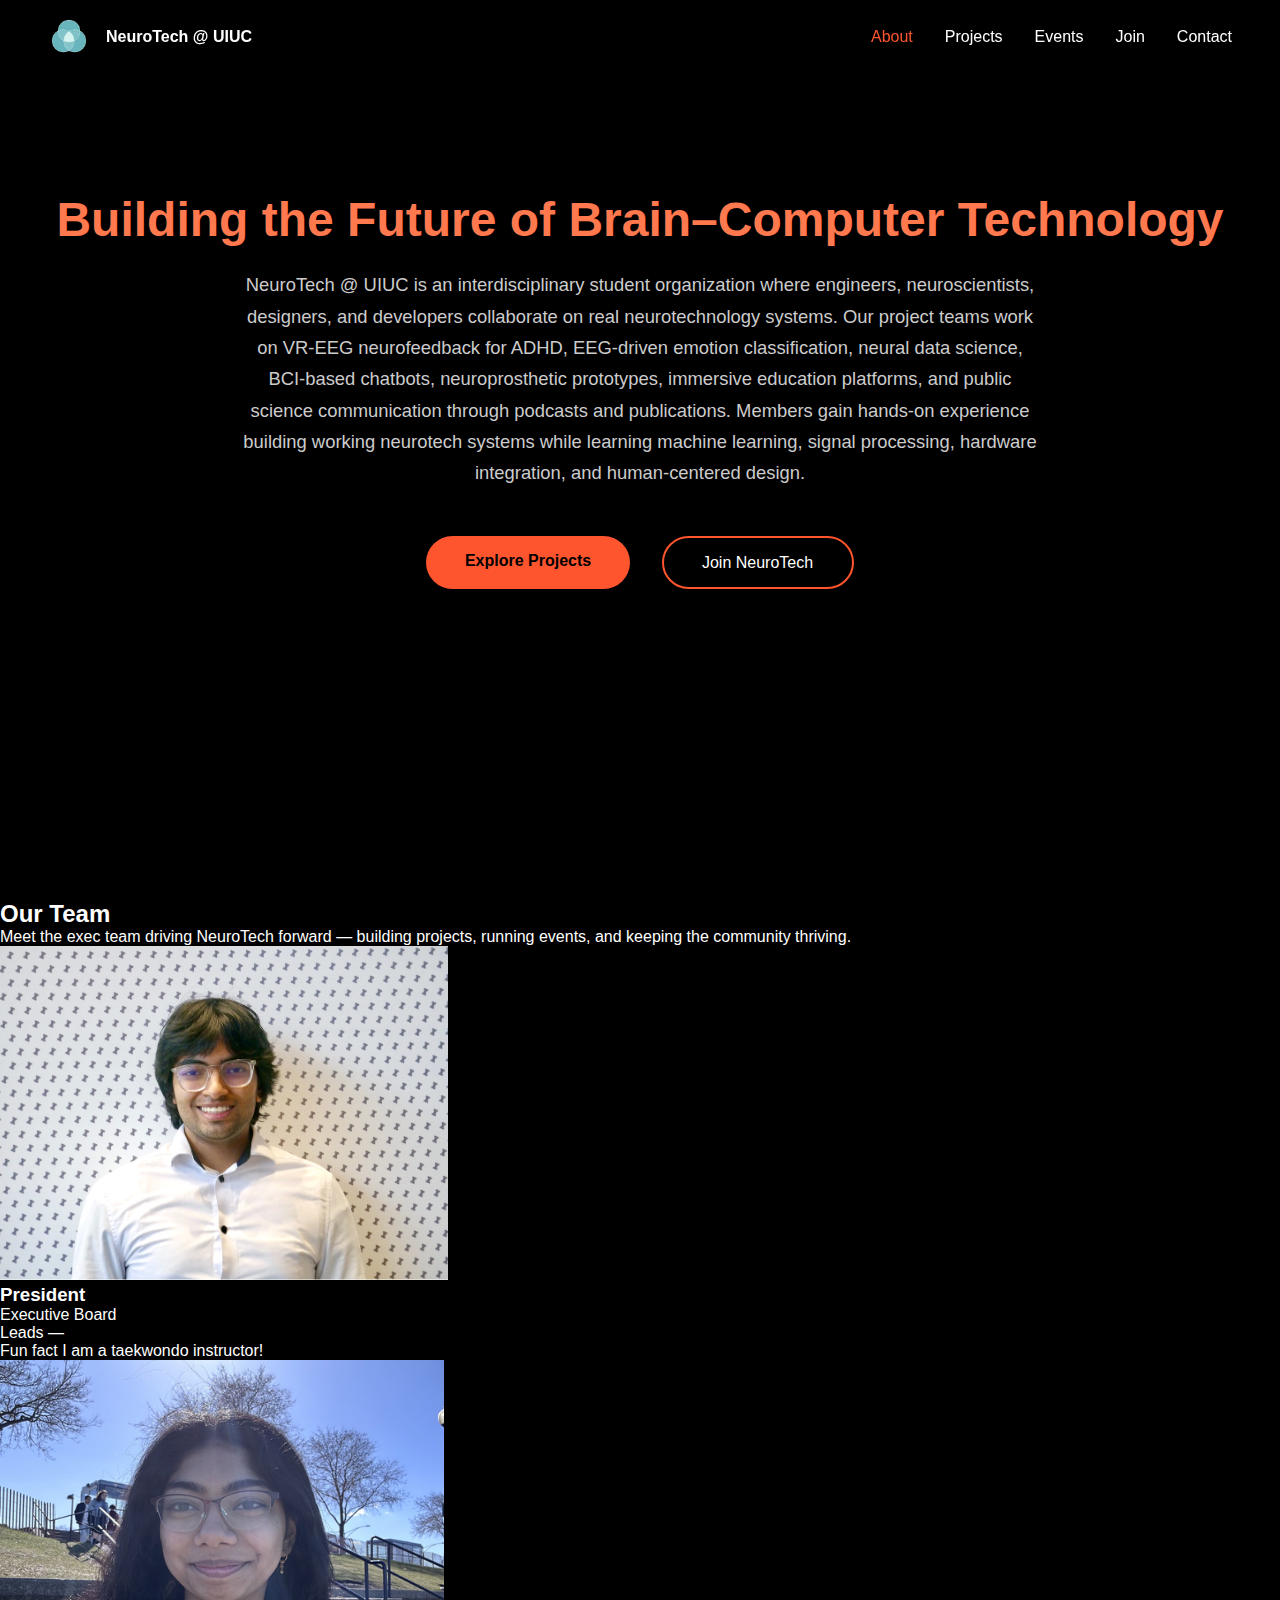
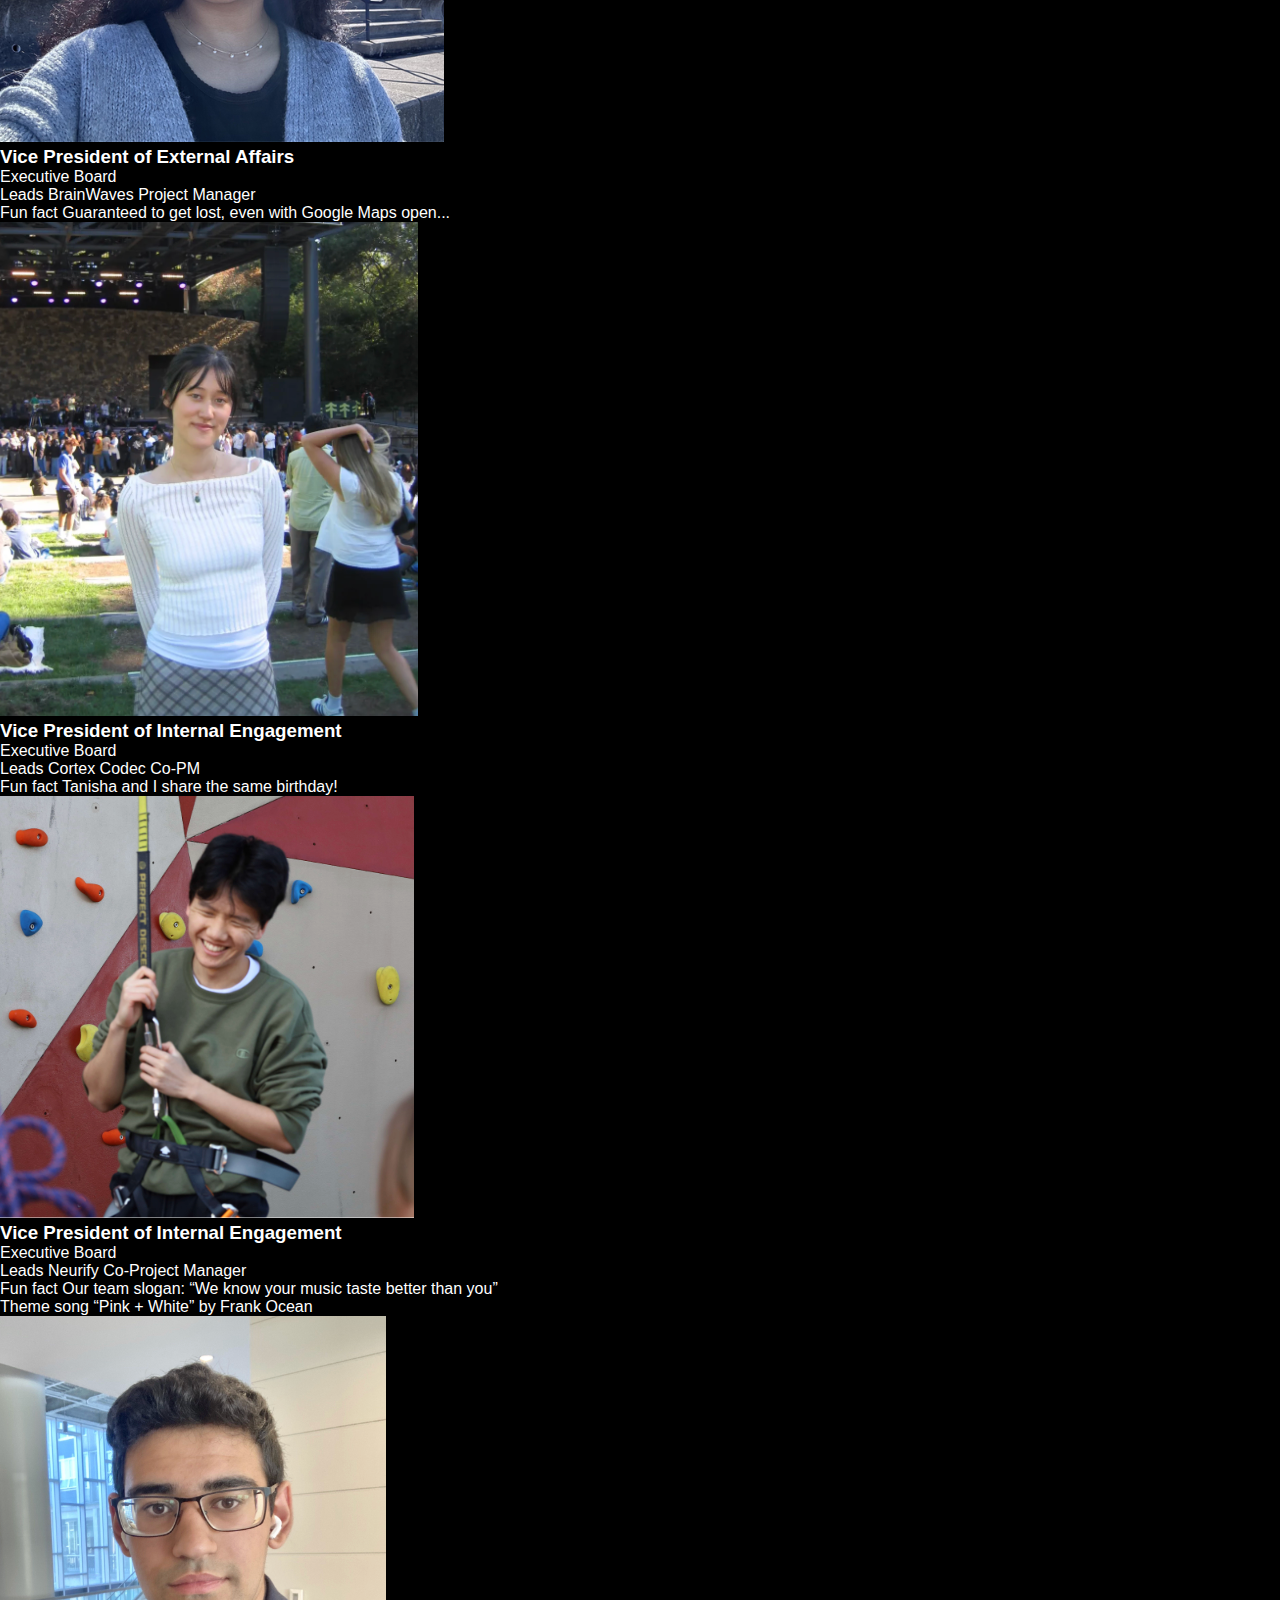
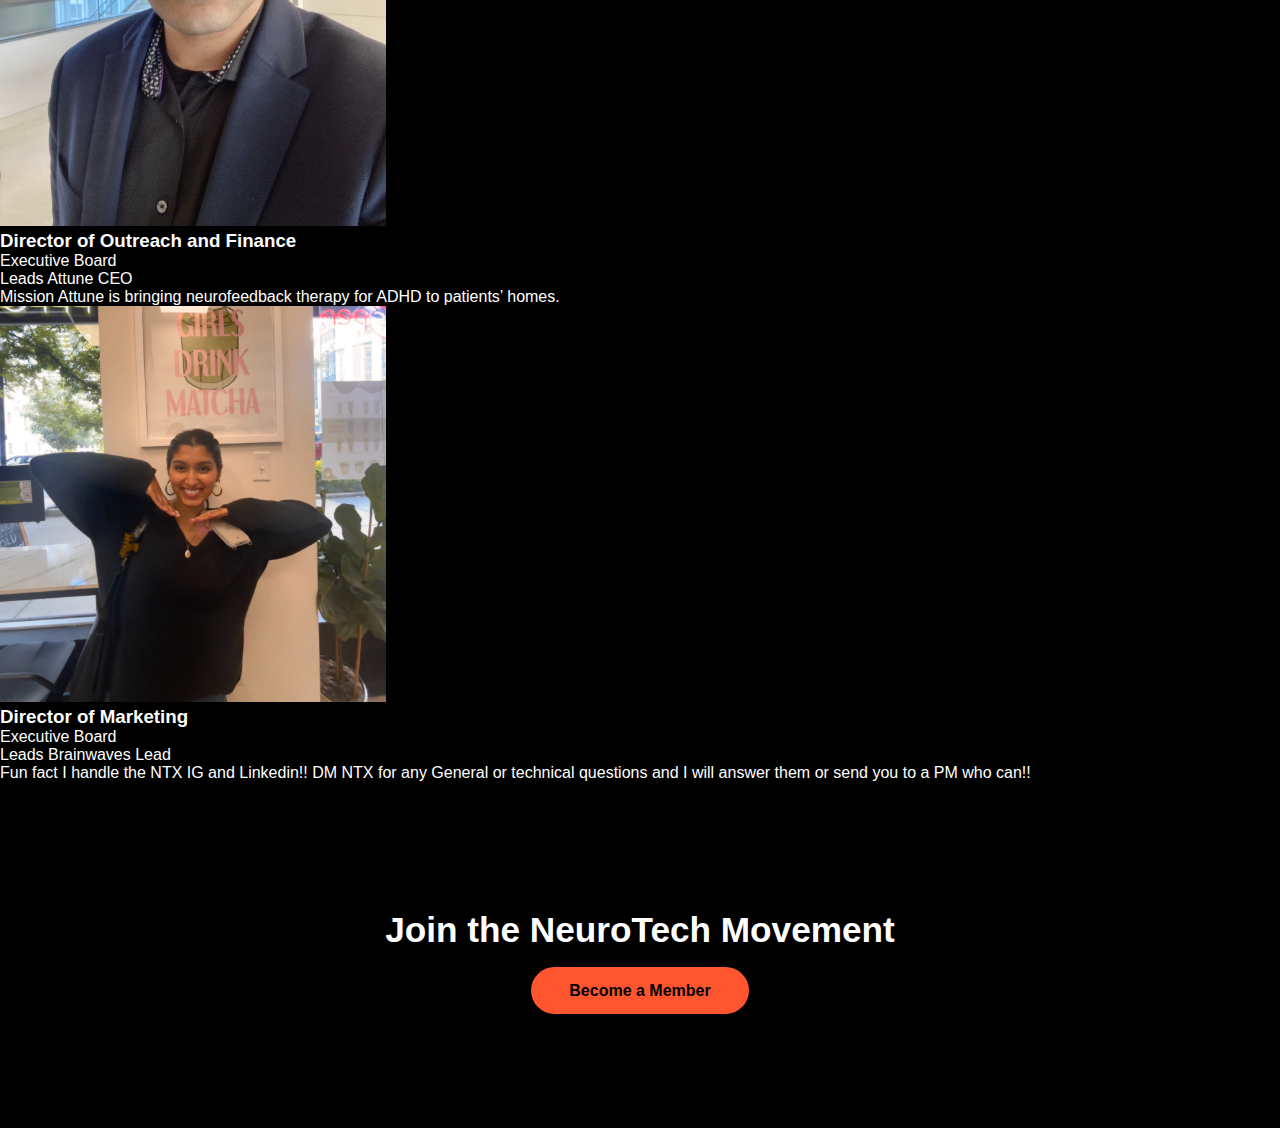
<file: index.html>
<!DOCTYPE html>
<html lang="en">
<head>
  <meta charset="UTF-8">
  <title>NeuroTech UIUC</title>
  <meta name="viewport" content="width=device-width, initial-scale=1.0">
  <link rel="icon" href="assets/favicon.ico">
  <link rel="stylesheet" href="styles.css">
</head>

<body>

<!-- NAVBAR -->
<nav class="navbar">
  <div class="nav-left">
    <img src="assets/logo.png" class="logo" alt="NeuroTech Logo">
    <span class="nav-title">NeuroTech @ UIUC</span>
  </div>

  <ul class="nav-links">
    <li><a href="index.html" style="color:#ff552e;">About</a></li>
    <li><a href="projects.html">Projects</a></li>
    <li><a href="events.html">Events</a></li>
    <!--<li><a href="mnc.html">NeuroHack</a></li> -->
    <li><a href="join.html">Join</a></li>
    <li><a href="contact.html">Contact</a></li>
  </ul>
</nav>

<main class="homepage">

  <!-- HERO -->
  <section class="hero-about">
    <h1>Building the Future of Brain–Computer Technology</h1>
    <div class="who-text wide">
      <p>
        NeuroTech @ UIUC is an interdisciplinary student organization where engineers, neuroscientists, designers, and
        developers collaborate on real neurotechnology systems. Our project teams work on VR-EEG neurofeedback for ADHD,
        EEG-driven emotion classification, neural data science, BCI-based chatbots, neuroprosthetic prototypes, immersive
        education platforms, and public science communication through podcasts and publications. Members gain hands-on
        experience building working neurotech systems while learning machine learning, signal processing, hardware
        integration, and human-centered design.
      </p>
    </div>
    <div class="hero-buttons">
      <a href="projects.html" class="btn-primary">Explore Projects</a>
      <a href="join.html" class="btn-outline">Join NeuroTech</a>
    </div>
  </section>


  <!-- OUR TEAM -->
  <section class="our-team" id="team">
    <div class="section-head">
      <h2>Our Team</h2>
      <p>
        Meet the exec team driving NeuroTech forward — building projects, running events, and keeping the community thriving.
      </p>
    </div>

    <div class="team-grid">

      <!-- President -->
      <article class="team-card">
        <div class="team-photo">
          <img src="assets/President.png" alt="President headshot placeholder">
        </div>
        <div class="team-info">
          <div class="team-top">
            <h3 class="team-role">President</h3>
            <span class="team-badge">Executive Board</span>
          </div>

          <div class="team-meta">
            <div class="meta-row">
              <span class="meta-label">Leads</span>
              <span class="meta-value">—</span>
            </div>
            <div class="meta-row">
              <span class="meta-label">Fun fact</span>
              <span class="meta-value">I am a taekwondo instructor!</span>
            </div>
          </div>

          <div class="team-accent-line"></div>
        </div>
      </article>

      <!-- VP External Affairs -->
      <article class="team-card">
        <div class="team-photo">
          <img src="assets/VicePres.png" alt="Vice President of External Affairs headshot placeholder">
        </div>
        <div class="team-info">
          <div class="team-top">
            <h3 class="team-role">Vice President of External Affairs</h3>
            <span class="team-badge">Executive Board</span>
          </div>

          <div class="team-meta">
            <div class="meta-row">
              <span class="meta-label">Leads</span>
              <span class="meta-value">BrainWaves Project Manager</span>
            </div>
            <div class="meta-row">
              <span class="meta-label">Fun fact</span>
              <span class="meta-value">Guaranteed to get lost, even with Google Maps open...</span>
            </div>
          </div>

          <div class="team-accent-line"></div>
        </div>
      </article>

      <!-- VP Internal Engagement (Cortex Codec Co-PM) -->
      <article class="team-card">
        <div class="team-photo">
          <img src="assets/IntEngagement.png" alt="Vice President of Internal Engagement headshot placeholder">
        </div>
        <div class="team-info">
          <div class="team-top">
            <h3 class="team-role">Vice President of Internal Engagement</h3>
            <span class="team-badge">Executive Board</span>
          </div>

          <div class="team-meta">
            <div class="meta-row">
              <span class="meta-label">Leads</span>
              <span class="meta-value">Cortex Codec Co-PM</span>
            </div>
            <div class="meta-row">
              <span class="meta-label">Fun fact</span>
              <span class="meta-value">Tanisha and I share the same birthday!</span>
            </div>
          </div>

          <div class="team-accent-line"></div>
        </div>
      </article>

      <!-- VP Internal Engagement (Neurify Co-PM) -->
      <article class="team-card">
        <div class="team-photo">
          <img src="assets/IntEngagement_2.png" alt="Vice President of Internal Engagement headshot placeholder">
        </div>
        <div class="team-info">
          <div class="team-top">
            <h3 class="team-role">Vice President of Internal Engagement</h3>
            <span class="team-badge">Executive Board</span>
          </div>

          <div class="team-meta">
            <div class="meta-row">
              <span class="meta-label">Leads</span>
              <span class="meta-value">Neurify Co-Project Manager</span>
            </div>
            <div class="meta-row">
              <span class="meta-label">Fun fact</span>
              <span class="meta-value">Our team slogan: “We know your music taste better than you”</span>
            </div>
            <div class="meta-row">
              <span class="meta-label">Theme song</span>
              <span class="meta-value">“Pink + White” by Frank Ocean</span>
            </div>
          </div>

          <div class="team-accent-line"></div>
        </div>
      </article>

      <!-- Director of Outreach & Finance -->
      <article class="team-card">
        <div class="team-photo">
          <img src="assets/DirectorOfOutreach.png" alt="Director of Outreach and Finance headshot placeholder">
        </div>
        <div class="team-info">
          <div class="team-top">
            <h3 class="team-role">Director of Outreach and Finance</h3>
            <span class="team-badge">Executive Board</span>
          </div>

          <div class="team-meta">
            <div class="meta-row">
              <span class="meta-label">Leads</span>
              <span class="meta-value">Attune CEO</span>
            </div>
            <div class="meta-row">
              <span class="meta-label">Mission</span>
              <span class="meta-value">Attune is bringing neurofeedback therapy for ADHD to patients’ homes.</span>
            </div>
          </div>

          <div class="team-accent-line"></div>
        </div>
      </article>

      <!-- Director of Marketing -->
      <article class="team-card">
        <div class="team-photo">
          <img src="assets/DirectorOfMarketing.png" alt="Director of Marketing headshot placeholder">
        </div>
        <div class="team-info">
          <div class="team-top">
            <h3 class="team-role">Director of Marketing</h3>
            <span class="team-badge">Executive Board</span>
          </div>

          <div class="team-meta">
            <div class="meta-row">
              <span class="meta-label">Leads</span>
              <span class="meta-value">Brainwaves Lead</span>
            </div>
            <div class="meta-row">
              <span class="meta-label">Fun fact</span>
              <span class="meta-value">I handle the NTX IG and Linkedin!! DM NTX for any General or technical questions and I will answer them or send you to a PM who can!!</span>
            </div>
          </div>

          <div class="team-accent-line"></div>
        </div>
      </article>

     <!----
      <article class="team-card team-card--placeholder">
        <div class="team-photo">
          <img src="assets/placeholder-1.png" alt="Project Manager placeholder">
        </div>
        <div class="team-info">
          <div class="team-top">
            <h3 class="team-role">Project Managers (Coming Soon)</h3>
            <span class="team-badge">Add PMs later</span>
          </div>

          <div class="team-meta">
            <div class="meta-row">
              <span class="meta-label">Note</span>
              <span class="meta-value">Once you collect PM photos + blurbs, duplicate a card and paste them in.</span>
            </div>
            <div class="meta-row">
              <span class="meta-label">Shoutout</span>
              <span class="meta-value">Web Master — (add name + role here)</span>
            </div>
          </div>

          <div class="team-accent-line"></div>
        </div>
      </article>
    -->
    </div>
  </section>



  <!-- CTA -->
  <section class="final-cta">
    <h2>Join the NeuroTech Movement</h2>
    <a href="join.html" class="btn-primary">Become a Member</a>
  </section>

</main>

<div id="floaty-layer"></div>

</body>
</html>
</file>
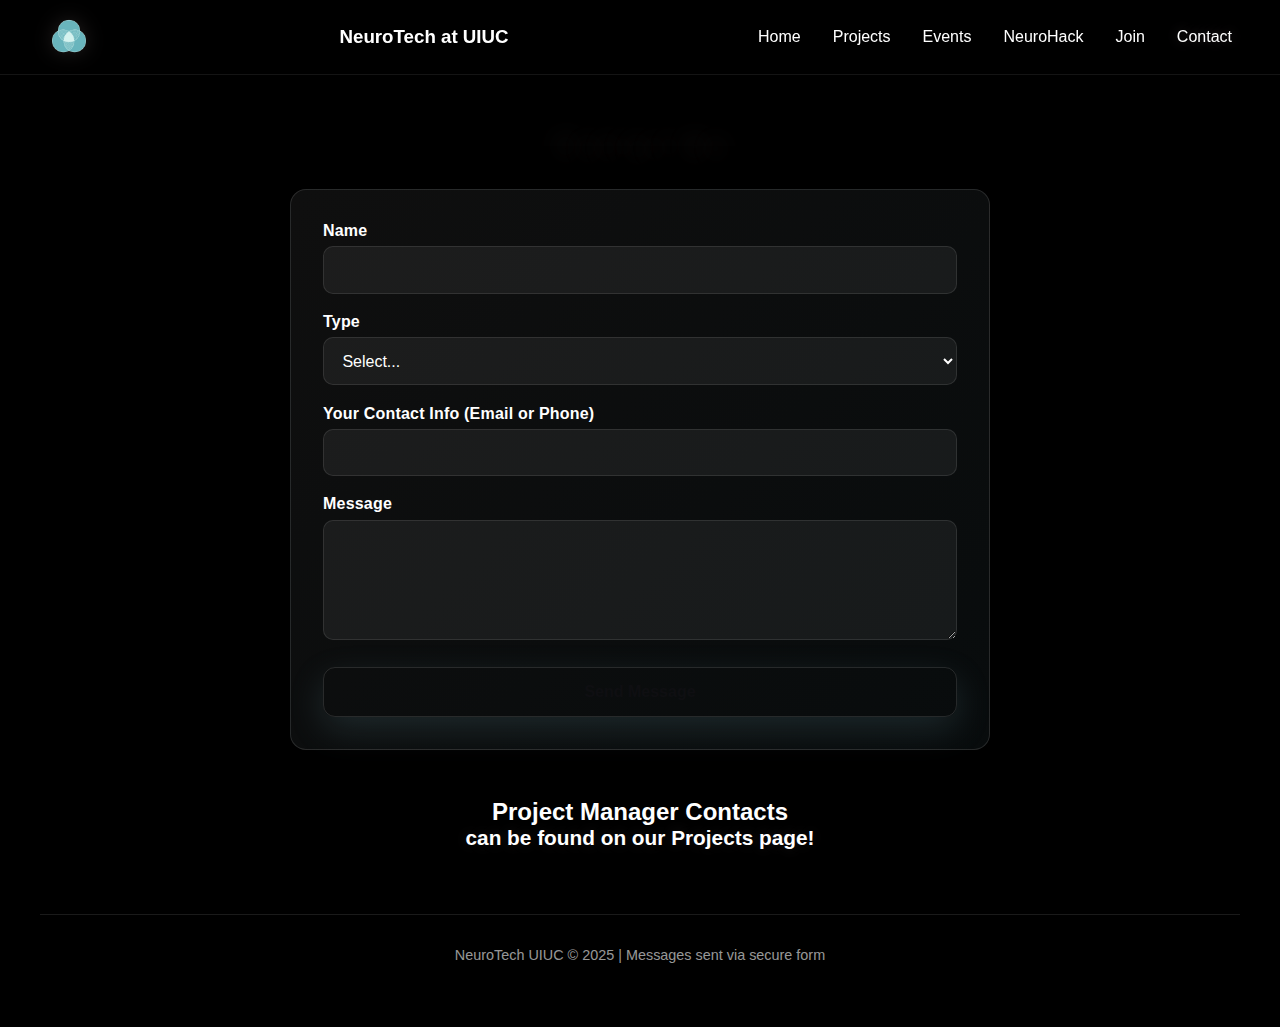
<file: contact.html>
<!DOCTYPE html>
<html lang="en">
<head>
  <meta charset="UTF-8" />
  <meta name="viewport" content="width=device-width, initial-scale=1.0" />
  <title>NeuroTech UIUC | Contact</title>

  <style>
    /* ========================
       🔧 Reset & Base
       Uses the site-wide theme vars from styles.css:
       --bg, --text, --text-muted, --rose, --accent, etc.
    ======================== */
    * {
      margin: 0;
      padding: 0;
      box-sizing: border-box;
    }

    html {
      scroll-behavior: smooth;
    }

    body {
      font-family: "Poppins", sans-serif;
      background: var(--bg);
      color: var(--text);
      overflow-y: auto;
    }

    /* ========================
       🧭 Navbar
    ======================== */
    .navbar {
      position: fixed;
      top: 0;
      left: 0;
      width: 100%;
      padding: 1rem 3rem;
      display: flex;
      justify-content: space-between;
      align-items: center;
      background: rgba(22, 21, 23, 0.72);
      border-bottom: 1px solid rgba(255,255,255,0.08);
      backdrop-filter: blur(10px);
      z-index: 10;
      color: var(--text);
    }

    .logo {
      height: 40px;
      filter: drop-shadow(0 0 10px rgba(233,205,209,.15));
    }

    .nav-links {
      list-style: none;
      display: flex;
      gap: 2rem;
    }

    .nav-links a {
      text-decoration: none;
      color: rgba(255,255,255,.82);
      font-weight: 500;
      transition: color 0.2s ease, text-shadow 0.2s ease;
    }

    .nav-links a:hover,
    .nav-links a.active {
      color: var(--rose);
      text-shadow: 0 0 12px rgba(233,205,209,.25);
    }

    /* ========================
       💌 Contact Section
    ======================== */
    #contact-section {
      margin-top: 6rem;
      display: flex;
      flex-direction: column;
      align-items: center;
      min-height: 100vh;
      padding: 2rem;
    }

    h2.page-title {
      font-size: 2rem;
      margin-bottom: 1.5rem;
      text-align: center;
      background: linear-gradient(90deg, var(--rose), var(--accent), var(--accent-2));
      -webkit-background-clip: text;
      background-clip: text;
      -webkit-text-fill-color: transparent;
      text-shadow: 0 0 24px rgba(233,205,209,.10);
    }

    .contact-form {
      width: 90%;
      max-width: 700px;
      background: linear-gradient(135deg, rgba(255,255,255,.06), rgba(103,148,161,.08));
      border: 1px solid rgba(255,255,255,.12);
      border-radius: 16px;
      padding: 2rem;
      box-shadow: 0 18px 55px rgba(0,0,0,.35);
    }

    .form-group {
      margin-bottom: 1.2rem;
      display: flex;
      flex-direction: column;
    }

    label {
      margin-bottom: 0.4rem;
      font-weight: 600;
      color: var(--rose);
      letter-spacing: .2px;
    }

    input, select, textarea {
      padding: 0.85rem 0.9rem;
      border: 1px solid rgba(255,255,255,.10);
      border-radius: 10px;
      background: rgba(255, 255, 255, 0.06);
      color: var(--text);
      font-size: 1rem;
      transition: border-color .2s ease, box-shadow .2s ease, background .2s ease;
    }

    input::placeholder, textarea::placeholder {
      color: rgba(255,255,255,.45);
    }

    input:focus, select:focus, textarea:focus {
      outline: none;
      border-color: rgba(233,205,209,.35);
      box-shadow: 0 0 0 4px rgba(233,205,209,.10);
      background: rgba(255,255,255,.08);
    }

    textarea {
      resize: vertical;
      min-height: 120px;
    }

    button {
      background: linear-gradient(90deg, var(--rose), var(--accent));
      color: #0f0f12;
      border: 1px solid rgba(255,255,255,.12);
      padding: 0.95rem 1.5rem;
      border-radius: 12px;
      cursor: pointer;
      font-size: 1rem;
      font-weight: 800;
      transition: transform 0.2s ease, filter 0.2s ease, box-shadow 0.2s ease;
      width: 100%;
      margin-top: 0.5rem;
      box-shadow: 0 12px 35px rgba(103,148,161,.20);
    }

    button:hover {
      transform: translateY(-2px);
      filter: brightness(1.03);
      box-shadow: 0 16px 45px rgba(103,148,161,.26);
    }

    .contact-list {
      margin-top: 3rem;
      text-align: center;
    }

    .contact-list h3 {
      color: var(--rose);
      margin-bottom: 1rem;
      font-size: 1.3rem;
      text-shadow: 0 0 14px rgba(233,205,209,.12);
    }

    .contact-item {
      margin-bottom: 1rem;
      color: var(--text-muted);
      line-height: 1.5;
    }

    .contact-item strong {
      color: var(--text);
    }

    footer {
      text-align: center;
      color: rgba(255,255,255,.60);
      font-size: 0.9rem;
      padding: 2rem 0;
      border-top: 1px solid rgba(255, 255, 255, 0.10);
      margin-top: 3rem;
      width: 100%;
      max-width: 1200px;
    }

    /* ========================
       ✅ Success Popup
    ======================== */
    .success-popup {
      position: fixed;
      top: 50%;
      left: 50%;
      transform: translate(-50%, -50%);
      background: rgba(22, 21, 23, 0.92);
      border: 1px solid rgba(233,205,209,.35);
      padding: 1.5rem 2rem;
      border-radius: 16px;
      box-shadow: 0 0 30px rgba(233,205,209,.18), 0 18px 60px rgba(0,0,0,.45);
      color: var(--text);
      font-size: 1.1rem;
      opacity: 0;
      pointer-events: none;
      transition: opacity 0.4s ease;
      z-index: 999;
      text-align: center;
      backdrop-filter: blur(10px);
    }

    .success-popup.show {
      opacity: 1;
      pointer-events: auto;
    }

    .link-highlight {
      color: var(--accent);
      text-decoration: none;
      font-weight: 700;
      transition: color 0.2s ease, text-shadow 0.2s ease;
    }

    .link-highlight:hover {
      color: var(--rose);
      text-shadow: 0 0 10px rgba(233,205,209,.25);
    }
  </style>

  <!-- IMPORTANT: this assumes you already link styles.css somewhere globally.
       If this page doesn't already, add:
       <link rel="stylesheet" href="styles.css" />
  -->
  <link rel="stylesheet" href="styles.css" />
</head>

<body>
  <!-- 🔹 Navbar -->
  <nav class="navbar">
    <img src="assets/logo.png" alt="NeuroTech Logo" class="logo" />
    <h3>NeuroTech at UIUC</h3>
    <ul class="nav-links">
      <li><a href="index.html">Home</a></li>
      <li><a href="projects.html">Projects</a></li>
      <li><a href="events.html">Events</a></li>
      <li><a href="mnc.html">NeuroHack</a></li>
      <li><a href="join.html">Join</a></li>
      <li><a href="contact.html" class="active">Contact</a></li>
    </ul>
  </nav>

  <!-- ✉️ Contact Section -->
  <main id="contact-section">
    <h2 class="page-title">Contact Us</h2>

    <form
      class="contact-form"
      id="contactForm"
      action="https://formspree.io/f/movpavzl"
      method="POST"
    >
      <div class="form-group">
        <label for="name">Name</label>
        <input type="text" name="name" id="name" required />
      </div>

      <div class="form-group">
        <label for="type">Type</label>
        <select name="type" id="type" required>
          <option value="">Select...</option>
          <option>Company</option>
          <option>Organization/Lab</option>
          <option>Individual</option>
          <option>NTX Chapter</option>
        </select>
      </div>

      <div class="form-group">
        <label for="contact">Your Contact Info (Email or Phone)</label>
        <input type="text" name="contact" id="contact" required />
      </div>

      <div class="form-group">
        <label for="message">Message</label>
        <textarea name="message" id="message" required></textarea>
      </div>

      <button type="submit">Send Message</button>
    </form>

    <!-- 📞 Contact List -->
    <div class="contact-list">
      <h2>Project Manager Contacts</h2>
      <h3>
        can be found on our
        <a href="projects.html" class="link-highlight">Projects</a> page!
      </h3>
    </div>

    <footer>
      <p>NeuroTech UIUC © 2025 | Messages sent via secure form</p>
    </footer>
  </main>

  <!-- ✅ Success Popup -->
  <div id="successPopup" class="success-popup">
    ✅ Message sent successfully!<br>
    Thank you for reaching out to NeuroTech.
  </div>

  <!-- 💡 Script -->
  <script>
    const form = document.getElementById("contactForm");
    const popup = document.getElementById("successPopup");

    form.addEventListener("submit", async (event) => {
      event.preventDefault();
      const formData = new FormData(form);

      const response = await fetch(form.action, {
        method: "POST",
        body: formData,
        headers: { Accept: "application/json" },
      });

      if (response.ok) {
        popup.classList.add("show");
        form.reset();

        setTimeout(() => {
          popup.classList.remove("show");
        }, 4000);
      } else {
        alert("❌ There was an error sending your message. Please try again.");
      }
    });
  </script>
</body>
</html>
</file>
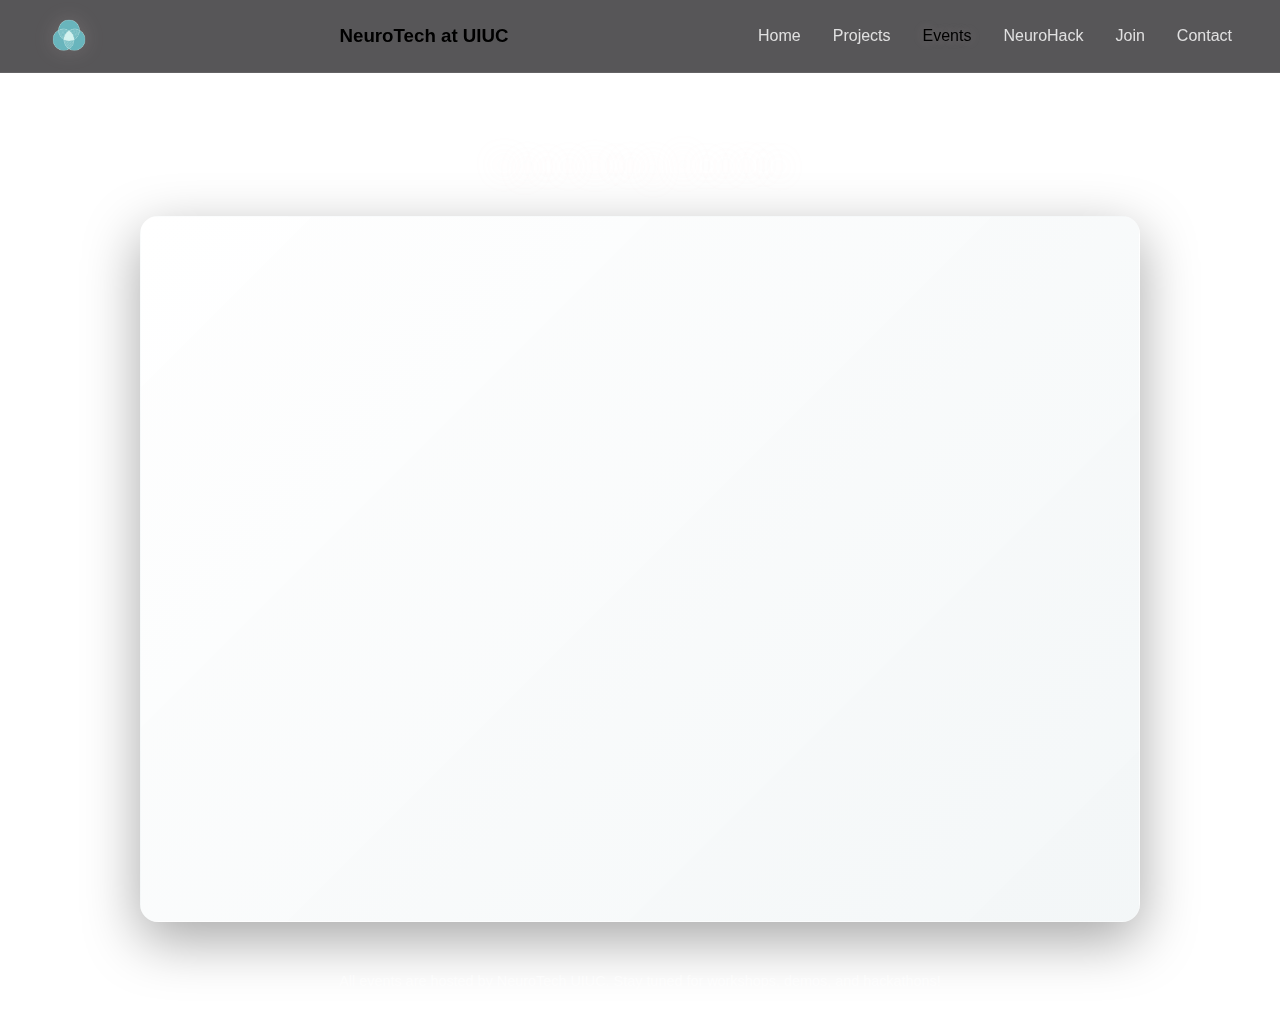
<file: events.html>
<!DOCTYPE html>
<html lang="en">
<head>
  <meta charset="UTF-8" />
  <meta name="viewport" content="width=device-width, initial-scale=1.0" />
  <title>NeuroTech UIUC | Events</title>

  <!-- Uses your new global theme vars from styles.css -->
  <link rel="stylesheet" href="styles.css" />

  <style>
    /* ==== RESET ==== */
    * { margin: 0; padding: 0; box-sizing: border-box; }

    html, body {
      overflow-y: auto;
      height: auto;
      width: 100%;
      min-height: 100%;
      overflow-x: hidden;
      scroll-behavior: smooth;
      font-family: "Poppins", sans-serif;
      background: var(--bg);
      color: var(--text);
    }

    /* ==== NAVBAR ==== */
    .navbar {
      position: fixed;
      top: 0;
      left: 0;
      width: 100%;
      padding: 1rem 3rem;
      display: flex;
      justify-content: space-between;
      align-items: center;
      background: rgba(22, 21, 23, 0.72);
      border-bottom: 1px solid rgba(255,255,255,0.08);
      backdrop-filter: blur(10px);
      z-index: 100;
    }

    .logo {
      height: 40px;
      filter: drop-shadow(0 0 10px rgba(233,205,209,.15));
    }

    .nav-links {
      list-style: none;
      display: flex;
      gap: 2rem;
    }

    .nav-links a {
      text-decoration: none;
      color: rgba(255,255,255,.82);
      font-weight: 500;
      transition: color 0.2s ease, text-shadow 0.2s ease;
    }

    .nav-links a:hover {
      color: var(--rose);
      text-shadow: 0 0 12px rgba(233,205,209,.22);
    }

    /* ==== EVENTS SECTION ==== */
    main {
      margin-top: 7rem; /* Space for navbar */
      display: flex;
      flex-direction: column;
      align-items: center;
      text-align: center;
      padding: 2rem;
    }

    h1 {
      font-size: 2.2rem;
      margin-bottom: 2rem;
      background: linear-gradient(90deg, var(--rose), var(--accent), var(--accent-2));
      -webkit-background-clip: text;
      background-clip: text;
      -webkit-text-fill-color: transparent;
      text-shadow: 0 0 24px rgba(233,205,209,.10);
    }

    .calendar-container {
      width: 90%;
      max-width: 1000px;
      background: linear-gradient(135deg, rgba(255,255,255,.06), rgba(103,148,161,.08));
      border: 1px solid rgba(255, 255, 255, 0.12);
      border-radius: 18px;
      overflow: hidden;
      box-shadow: 0 18px 55px rgba(0,0,0,.35);
    }

    iframe {
      width: 100%;
      height: 700px;
      border: none;
      background-color: transparent;
      filter: saturate(0.98) contrast(1.02);
    }

    footer {
      margin-top: 3rem;
      font-size: 0.9rem;
      color: rgba(255,255,255,.62);
      max-width: 900px;
      line-height: 1.6;
    }

    @media (max-width: 768px) {
      iframe { height: 500px; }
      h1 { font-size: 1.9rem; }
    }
  </style>
</head>

<body>
  <!-- NAVBAR -->
  <nav class="navbar">
    <img src="assets/logo.png" alt="NeuroTech Logo" class="logo" />
    <h3>NeuroTech at UIUC</h3>
    <ul class="nav-links">
      <li><a href="index.html">Home</a></li>
      <li><a href="projects.html">Projects</a></li>
      <li><a href="events.html" style="color: var(--rose); text-shadow: 0 0 12px rgba(233,205,209,.22);">Events</a></li>
      <li><a href="mnc.html">NeuroHack</a></li>
      <li><a href="join.html">Join</a></li>
      <li><a href="contact.html">Contact</a></li>
    </ul>
  </nav>

  <!-- MAIN CONTENT -->
  <main>
    <h1>Upcoming Events</h1>

    <div class="calendar-container">
      <iframe
        src="https://calendar.google.com/calendar/embed?src=ab783766334e7efa587c48d2ebe939e14b8017788143754c60081727cd503621%40group.calendar.google.com&ctz=America%2FChicago"
        frameborder="0"
        scrolling="no">
      </iframe>
    </div>

    <footer>
      <p>All events are hosted by NeuroTech UIUC. Stay tuned for workshops, demos, and hackathons!</p>
    </footer>
  </main>
</body>
</html>
</file>
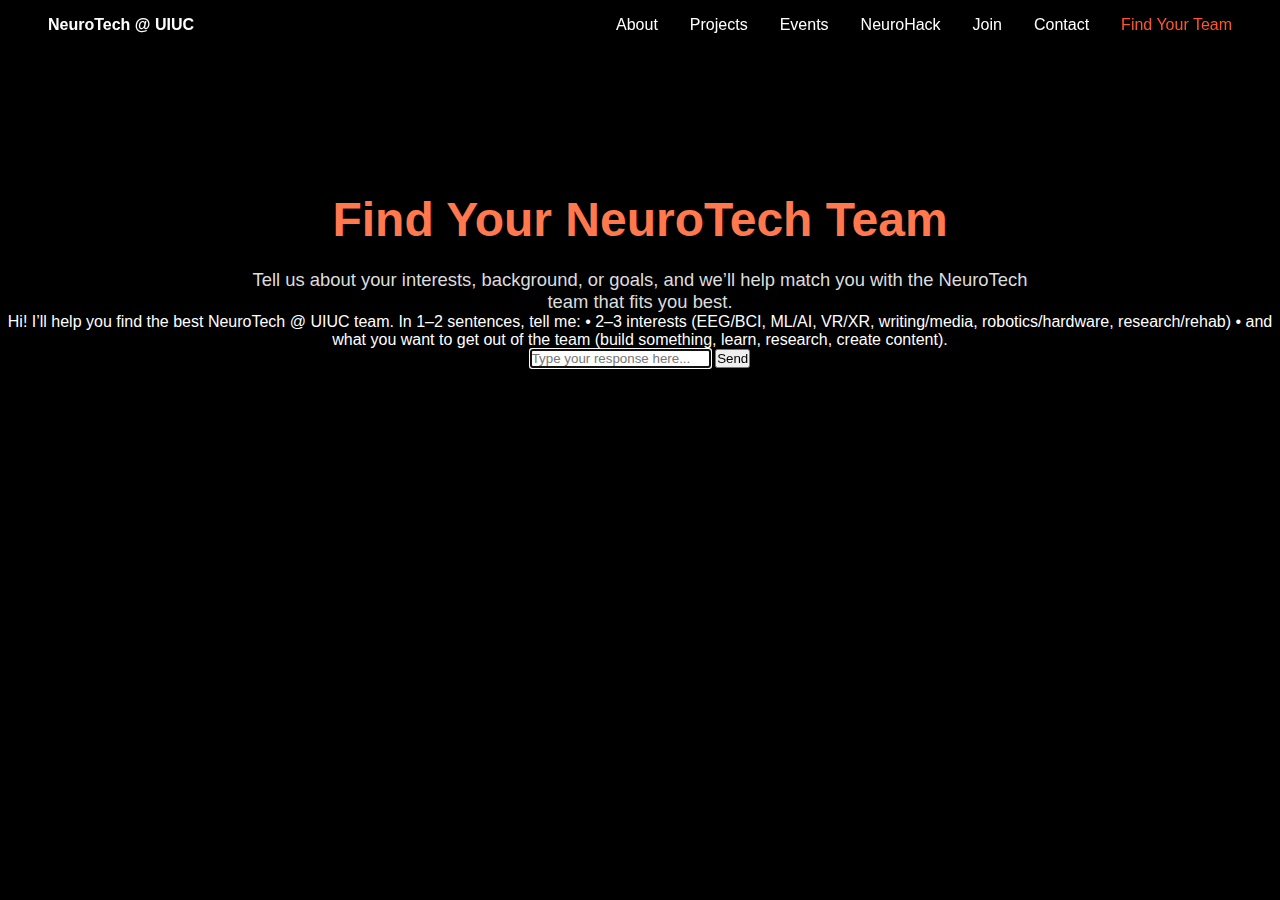
<file: match.html>
<!DOCTYPE html>
<html lang="en">
<head>
  <meta charset="UTF-8" />
  <meta name="viewport" content="width=device-width, initial-scale=1.0" />
  <title>Find Your NeuroTech Team</title>
  <link rel="stylesheet" href="styles.css" />
</head>

<body>
  <nav class="navbar">
    <div class="nav-left">
      <span class="nav-title">NeuroTech @ UIUC</span>
    </div>
    <ul class="nav-links">
      <li><a href="index.html">About</a></li>
      <li><a href="projects.html">Projects</a></li>
      <li><a href="events.html">Events</a></li>
      <li><a href="mnc.html">NeuroHack</a></li>
      <li><a href="join.html">Join</a></li>
      <li><a href="contact.html">Contact</a></li>
      <li><a href="match.html" style="color:#ff552e;">Find Your Team</a></li>
    </ul>
  </nav>

  <main class="hero-about">
    <h1>Find Your NeuroTech Team</h1>
    <p>
      Tell us about your interests, background, or goals, and we’ll help match
      you with the NeuroTech team that fits you best.
    </p>

    <div id="chat-container">
      <div id="chat"></div>

      <div id="chat-input">
        <input
          id="userInput"
          type="text"
          placeholder="Type your response here..."
          autocomplete="off"
        />
        <button id="sendBtn">Send</button>
      </div>
    </div>
  </main>

  <script src="script.js"></script>
</body>
</html>
</file>
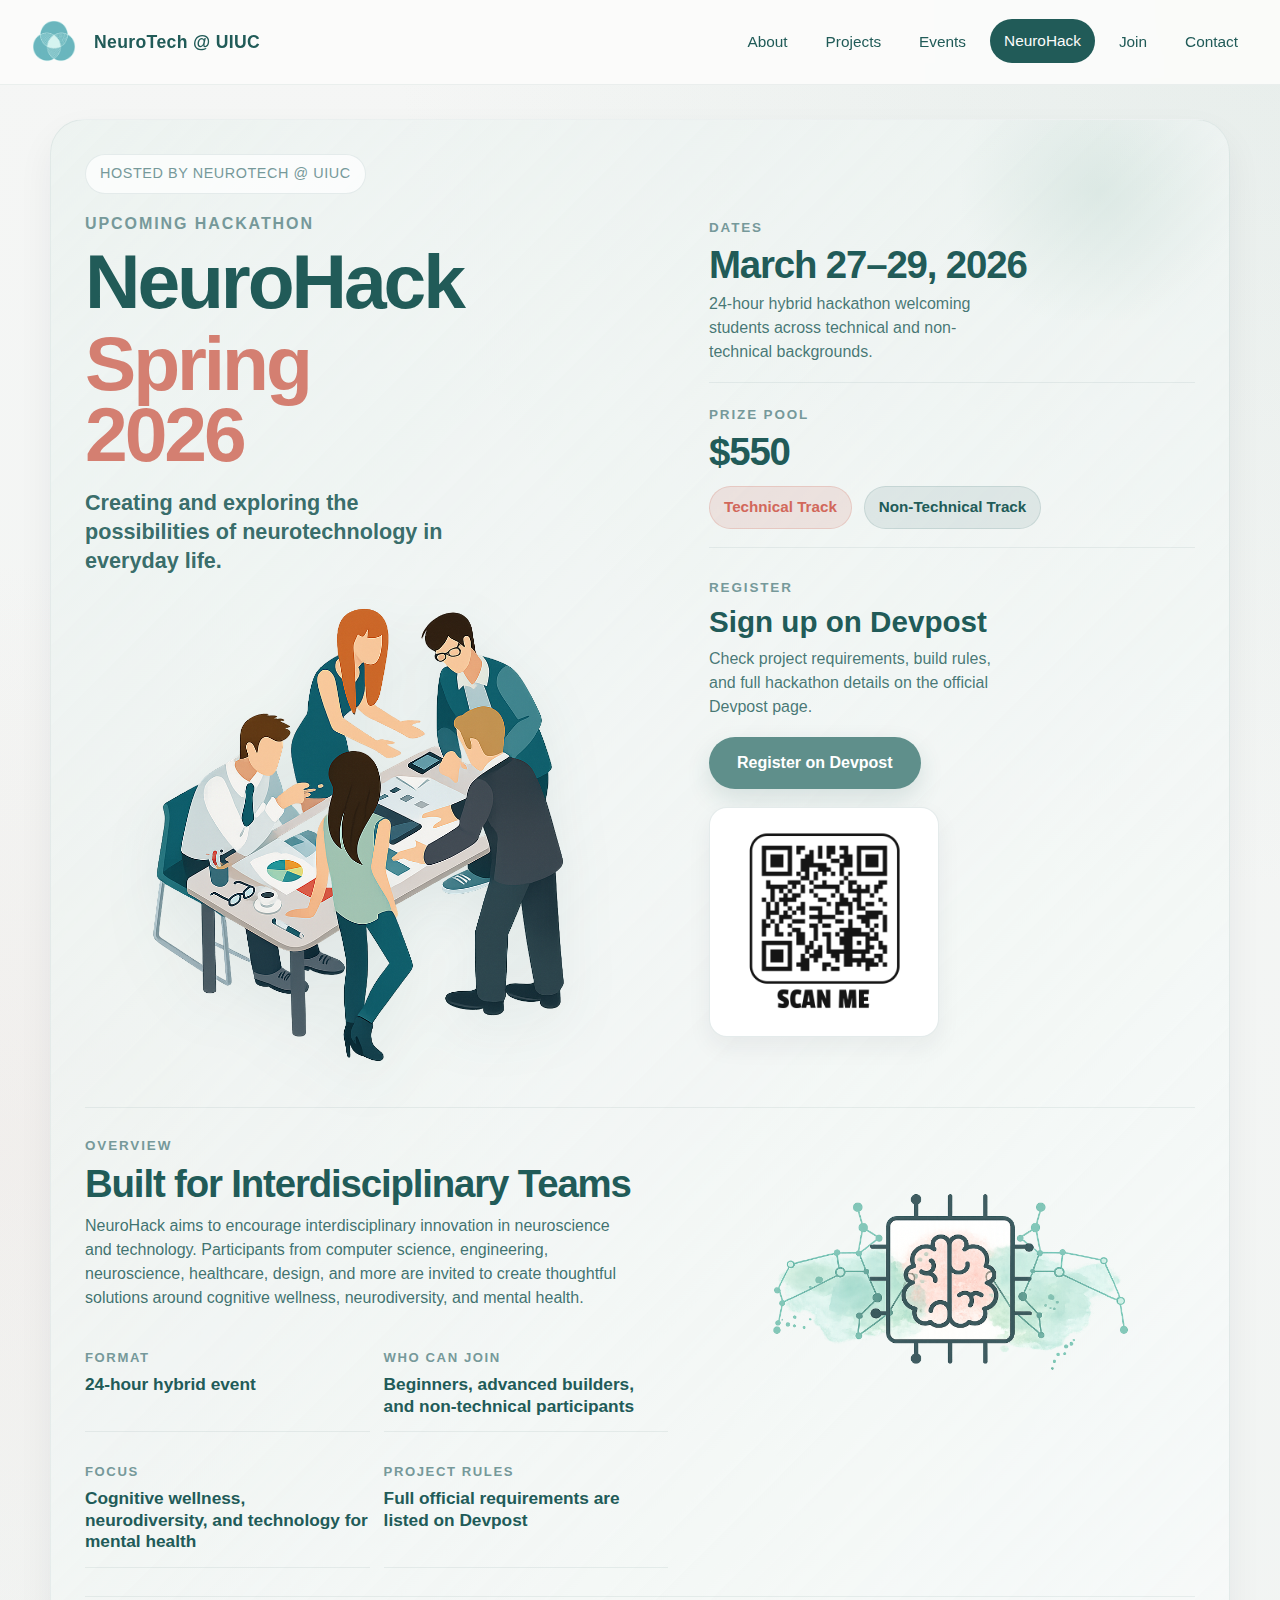
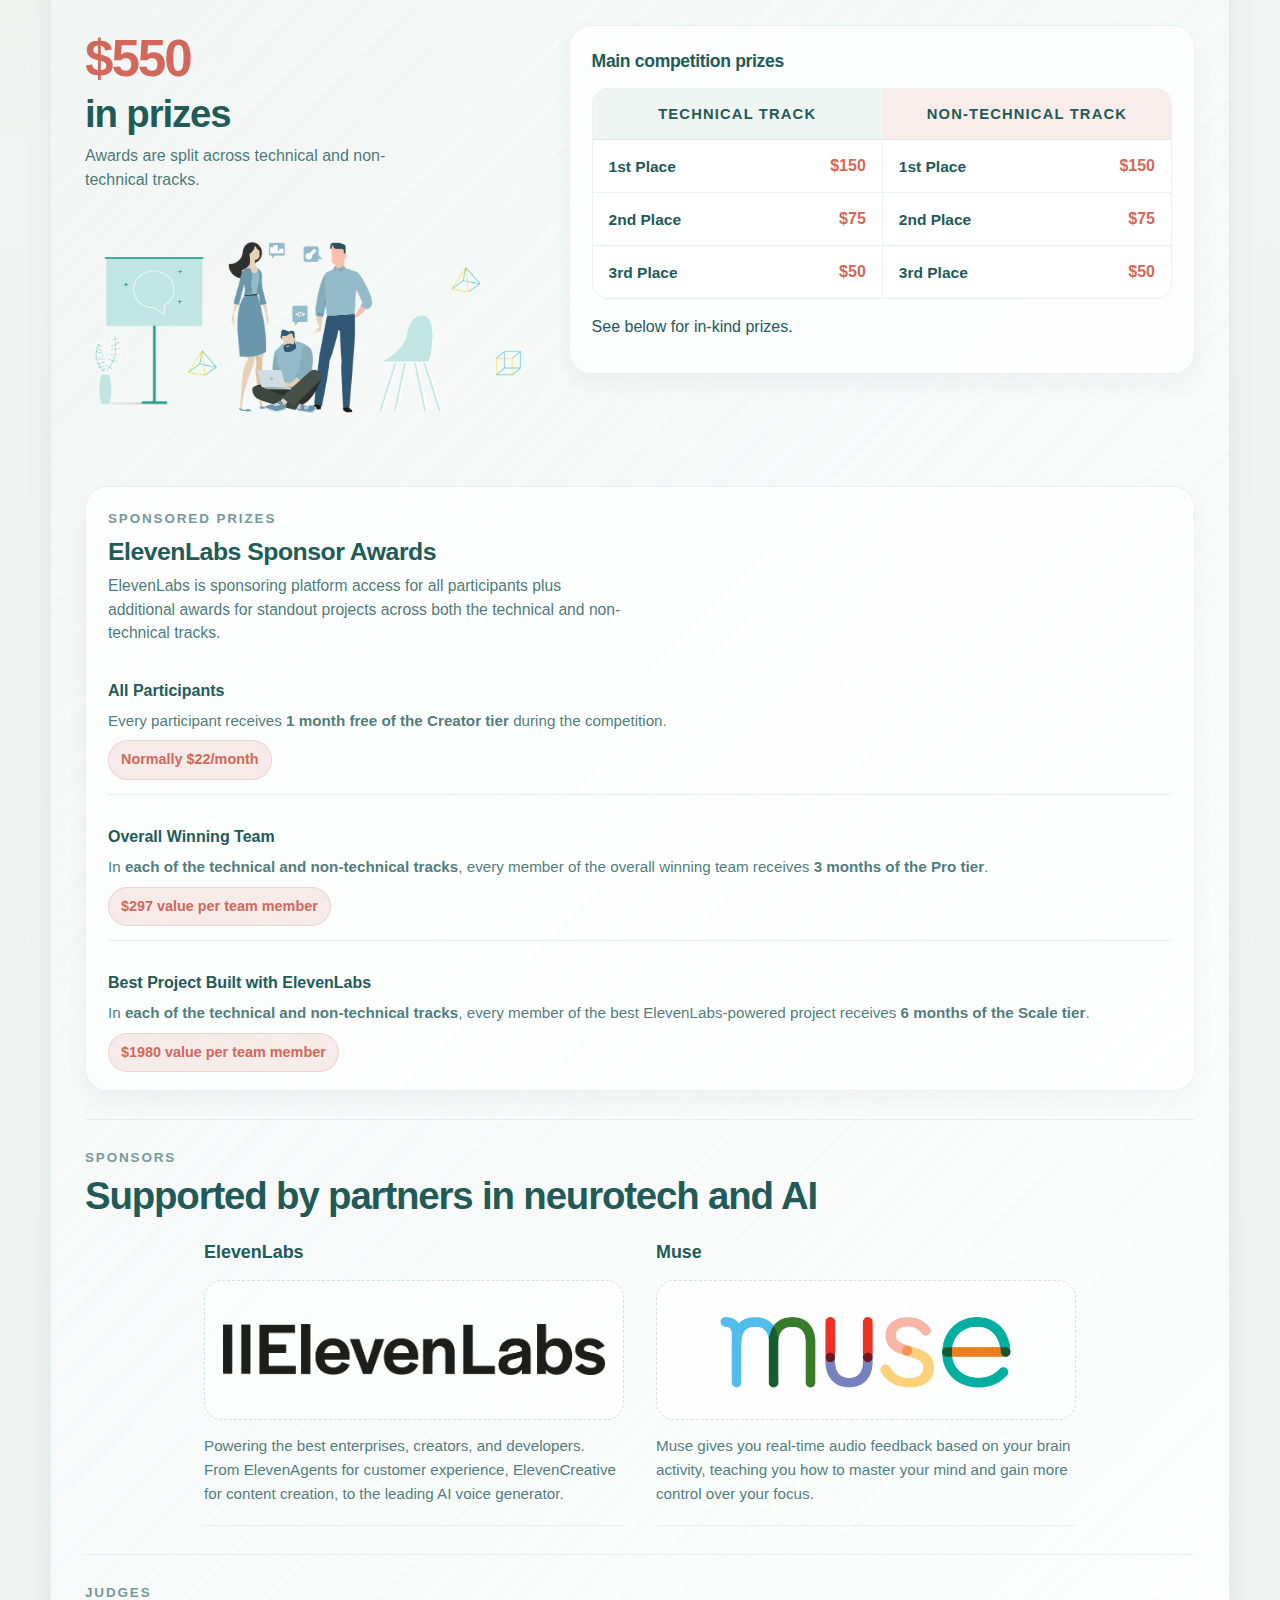
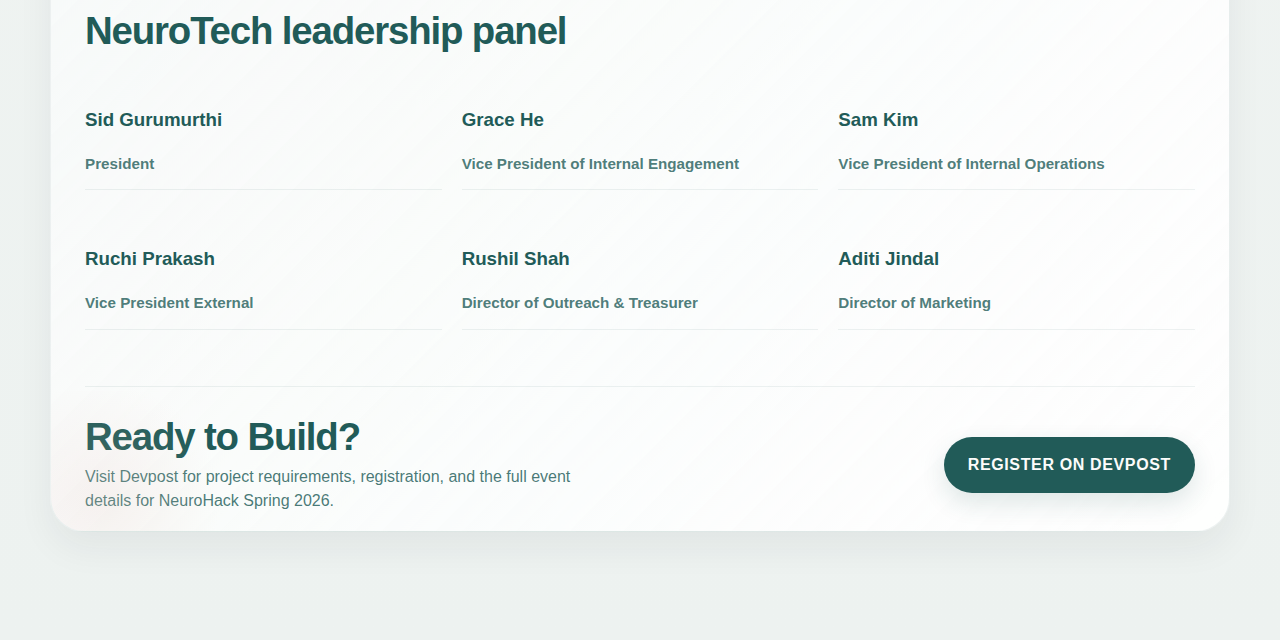
<file: mnc.html>
<!DOCTYPE html>
<html lang="en">
<head>
  <meta charset="UTF-8" />
  <meta name="viewport" content="width=device-width, initial-scale=1.0" />
  <title>NeuroHack Spring 2026 | NeuroTech@UIUC</title>
  <style>
    :root {
      --salmon: #d47f71;
      --mint: #69ad98;
      --ink: #2a2135;
      --fog: #d2d5d3;
      --deep-teal: #215b58;
      --pale-mint: #a8c8be;
      --muted-teal: #76999a;
      --blush: #e3c1b9;
      --coral: #d2685b;
      --white: #fcfcfb;
      --line: rgba(33, 91, 88, 0.12);
      --soft-line: rgba(33, 91, 88, 0.08);
      --shadow: 0 16px 36px rgba(42, 33, 53, 0.06);
      --radius-lg: 28px;
      --radius-md: 18px;
      --radius-sm: 12px;
      --max: 1220px;
    }

    * {
      box-sizing: border-box;
    }

    html {
      scroll-behavior: smooth;
    }

    body {
      margin: 0;
      font-family: Arial, Helvetica, sans-serif;
      background:
        radial-gradient(circle at top right, rgba(168, 200, 190, 0.18), transparent 22%),
        radial-gradient(circle at left 30%, rgba(227, 193, 185, 0.12), transparent 20%),
        linear-gradient(180deg, #f5f6f5 0%, #edf2f0 100%);
      color: var(--deep-teal);
      line-height: 1.5;
    }

    img {
      max-width: 100%;
      display: block;
    }

    a {
      color: inherit;
      text-decoration: none;
    }

    .navbar {
      width: 100%;
      position: sticky;
      top: 0;
      z-index: 50;
      display: flex;
      justify-content: space-between;
      align-items: center;
      gap: 20px;
      padding: 16px 28px;
      background: rgba(252, 252, 251, 0.9);
      backdrop-filter: blur(10px);
      border-bottom: 1px solid rgba(33, 91, 88, 0.08);
    }

    .nav-left {
      display: flex;
      align-items: center;
      gap: 14px;
      min-width: 0;
    }

    .logo {
      width: 52px;
      height: 52px;
      object-fit: contain;
      flex-shrink: 0;
    }

    .nav-title {
      font-size: 1.1rem;
      font-weight: 700;
      letter-spacing: 0.02em;
      color: var(--deep-teal);
      white-space: nowrap;
    }

    .nav-links {
      list-style: none;
      display: flex;
      align-items: center;
      gap: 10px;
      margin: 0;
      padding: 0;
      flex-wrap: wrap;
      justify-content: flex-end;
    }

    .nav-links a {
      display: inline-block;
      padding: 10px 14px;
      border-radius: 999px;
      font-size: 0.96rem;
      color: var(--deep-teal);
      transition: background 0.2s ease, color 0.2s ease, transform 0.2s ease;
    }

    .nav-links a:hover,
    .nav-links a.active {
      background: var(--deep-teal);
      color: var(--white);
      transform: translateY(-1px);
    }

    .page {
      max-width: var(--max);
      margin: 0 auto;
      padding: 34px 20px 80px;
    }

    .hero {
      position: relative;
      overflow: hidden;
      padding: 34px 34px 18px;
      border-radius: 34px;
      background:
        linear-gradient(135deg, rgba(168, 200, 190, 0.16), rgba(255, 255, 255, 0.86)),
        rgba(255,255,255,0.55);
      border: 1px solid rgba(33, 91, 88, 0.08);
      box-shadow: var(--shadow);
      margin-bottom: 28px;
    }

    .hero::before {
      content: "";
      position: absolute;
      top: -60px;
      right: -30px;
      width: 320px;
      height: 260px;
      background: radial-gradient(circle, rgba(168, 200, 190, 0.26), transparent 68%);
      pointer-events: none;
    }

    .hero::after {
      content: "";
      position: absolute;
      left: -80px;
      bottom: -80px;
      width: 260px;
      height: 220px;
      background: radial-gradient(circle, rgba(227, 193, 185, 0.18), transparent 70%);
      pointer-events: none;
    }

    .hero-topbar {
      position: relative;
      z-index: 2;
      display: inline-flex;
      align-items: center;
      gap: 10px;
      padding: 8px 14px;
      background: rgba(255,255,255,0.72);
      border: 1px solid rgba(33, 91, 88, 0.1);
      border-radius: 999px;
      font-size: 0.9rem;
      letter-spacing: 0.04em;
      text-transform: uppercase;
      color: var(--muted-teal);
      margin-bottom: 18px;
    }

    .hero-grid {
      position: relative;
      z-index: 2;
      display: grid;
      grid-template-columns: 1.1fr 0.9fr;
      gap: 30px;
      align-items: start;
    }

    .hero-left {
      position: relative;
      min-height: 100%;
    }

    .eyebrow {
      font-size: 1rem;
      text-transform: uppercase;
      letter-spacing: 0.12em;
      color: var(--muted-teal);
      margin: 0 0 10px;
      font-weight: 700;
    }

    h1 {
      font-size: clamp(3rem, 6vw, 5.4rem);
      line-height: 0.92;
      margin: 0;
      color: var(--deep-teal);
      letter-spacing: -0.04em;
      font-weight: 800;
      max-width: 7ch;
    }

    .year {
      display: block;
      color: var(--salmon);
      margin-top: 12px;
    }

    .hero-theme {
      margin: 18px 0 0;
      font-size: clamp(1.08rem, 1.7vw, 1.35rem);
      line-height: 1.35;
      color: rgba(33, 91, 88, 0.9);
      max-width: 30ch;
      font-weight: 600;
    }

    .hero-graphic {
      position: relative;
      margin-top: 12px;
      min-height: 420px;
      display: flex;
      align-items: center;
      justify-content: center;
      overflow: visible;
    }

    .hero-graphic img {
      width: min(100%, 520px);
      height: auto;
      object-fit: contain;
      filter: drop-shadow(0 18px 28px rgba(33, 91, 88, 0.08));
      position: relative;
      left: -20px;
    }

    .hero-right {
      display: grid;
      gap: 22px;
      align-content: start;
      padding-top: 6px;
    }

    .mini-panel {
      padding-bottom: 18px;
      border-bottom: 1px solid var(--soft-line);
    }

    .mini-panel:last-child {
      border-bottom: none;
      padding-bottom: 0;
    }

    .card-label {
      margin: 0 0 8px;
      font-size: 0.84rem;
      text-transform: uppercase;
      letter-spacing: 0.14em;
      color: var(--muted-teal);
      font-weight: 700;
    }

    .big-stat {
      margin: 0;
      font-size: clamp(2rem, 3vw, 2.8rem);
      line-height: 1;
      color: var(--deep-teal);
      font-weight: 800;
      letter-spacing: -0.03em;
    }

    .mini-copy {
      margin: 8px 0 0;
      color: rgba(33, 91, 88, 0.82);
      font-size: 1rem;
      max-width: 32ch;
    }

    .badge-row {
      display: flex;
      gap: 12px;
      flex-wrap: wrap;
      margin-top: 14px;
    }

    .badge {
      padding: 9px 14px;
      border-radius: 999px;
      font-weight: 700;
      font-size: 0.95rem;
      border: 1px solid transparent;
    }

    .badge.technical {
      background: rgba(212, 127, 113, 0.16);
      color: var(--coral);
      border-color: rgba(212, 127, 113, 0.26);
    }

    .badge.nontechnical {
      background: rgba(118, 153, 154, 0.16);
      color: var(--deep-teal);
      border-color: rgba(118, 153, 154, 0.22);
    }

    .cta-panel {
      margin-top: 4px;
      padding-top: 4px;
    }

    .card-title {
      margin: 0;
      font-size: 1.85rem;
      line-height: 1.05;
      color: var(--deep-teal);
      font-weight: 800;
    }

    .card-subtitle {
      margin: 10px 0 0;
      color: rgba(33, 91, 88, 0.82);
      font-size: 1rem;
      max-width: 34ch;
    }

    .register-btn {
      display: inline-block;
      margin-top: 18px;
      padding: 14px 28px;
      background-color: #5F8F8B;
      color: white;
      font-weight: 700;
      text-decoration: none;
      border-radius: 999px;
      transition: 0.2s ease;
      box-shadow: 0 10px 24px rgba(33, 91, 88, 0.14);
    }

    .register-btn:hover {
      background-color: #4b7470;
      transform: translateY(-1px);
    }

    .qr-wrap {
      margin-top: 18px;
      display: flex;
      justify-content: flex-start;
    }

    .qr-code {
      width: 230px;
      max-width: 100%;
      height: auto;
      padding: 10px;
      background: white;
      border-radius: 18px;
      border: 1px solid rgba(33, 91, 88, 0.12);
      box-shadow: 0 10px 24px rgba(42, 33, 53, 0.06);
    }

    .flow-section {
      position: relative;
      padding: 28px 0;
      border-top: 1px solid var(--soft-line);
    }

    .flow-grid {
      display: grid;
      grid-template-columns: 1.08fr 0.92fr;
      gap: 30px;
      align-items: start;
    }

    .section-label {
      margin: 0 0 8px;
      font-size: 0.84rem;
      text-transform: uppercase;
      letter-spacing: 0.14em;
      color: var(--muted-teal);
      font-weight: 700;
    }

    .section-title {
      margin: 0 0 10px;
      font-size: clamp(1.8rem, 3vw, 2.5rem);
      line-height: 1.05;
      color: var(--deep-teal);
      font-weight: 800;
      letter-spacing: -0.03em;
    }

    .section-copy {
      margin: 0;
      color: rgba(33, 91, 88, 0.86);
      font-size: 1rem;
      max-width: 60ch;
    }

    .quick-facts {
      display: grid;
      grid-template-columns: repeat(2, minmax(0, 1fr));
      gap: 14px;
      margin-top: 22px;
    }

    .fact {
      padding: 16px 0 14px;
      border-bottom: 1px solid var(--soft-line);
    }

    .fact-label {
      margin: 0 0 6px;
      color: var(--muted-teal);
      font-size: 0.82rem;
      text-transform: uppercase;
      letter-spacing: 0.12em;
      font-weight: 700;
    }

    .fact-value {
      margin: 0;
      color: var(--deep-teal);
      font-weight: 800;
      font-size: 1.08rem;
      line-height: 1.25;
    }

    .support-graphic {
      min-height: 260px;
      display: flex;
      align-items: center;
      justify-content: center;
      padding: 10px 0 0;
    }

    .support-graphic img {
      width: min(100%, 430px);
      height: auto;
      object-fit: contain;
      opacity: 0.94;
    }

    .prize-layout {
      display: grid;
      grid-template-columns: 0.84fr 1.16fr;
      gap: 30px;
      align-items: start;
    }

    .prize-summary {
      padding-right: 12px;
    }

    .prize-amount {
      margin: 8px 0 10px;
      font-size: clamp(2.8rem, 4vw, 4.2rem);
      line-height: 1;
      color: var(--coral);
      font-weight: 800;
      letter-spacing: -0.04em;
    }

    .prize-note {
      margin: 0;
      color: rgba(33, 91, 88, 0.82);
      max-width: 34ch;
    }

    .prize-right {
      display: grid;
      gap: 24px;
    }

    .prize-compact-card,
    .sponsored-prize-card {
      background: rgba(255, 255, 255, 0.68);
      border: 1px solid rgba(33, 91, 88, 0.08);
      border-radius: 22px;
      padding: 22px 22px 18px;
      box-shadow: 0 10px 24px rgba(42, 33, 53, 0.04);
    }

    .prize-card-heading {
      margin: 0 0 14px;
      font-size: 1.1rem;
      font-weight: 800;
      color: var(--deep-teal);
      letter-spacing: -0.02em;
    }

    .prize-compact-table {
      display: grid;
      grid-template-columns: 1fr 1fr;
      gap: 0;
      border: 1px solid var(--soft-line);
      border-radius: 16px;
      overflow: hidden;
      background: rgba(255, 255, 255, 0.75);
    }

    .prize-col {
      display: grid;
      grid-template-rows: auto auto auto auto;
      min-width: 0;
    }

    .prize-col + .prize-col {
      border-left: 1px solid var(--soft-line);
    }

    .prize-col-header {
      padding: 14px 16px;
      background: rgba(168, 200, 190, 0.18);
      border-bottom: 1px solid var(--soft-line);
      font-size: 0.92rem;
      font-weight: 800;
      text-transform: uppercase;
      letter-spacing: 0.08em;
      color: var(--deep-teal);
      text-align: center;
    }

    .prize-col:last-child .prize-col-header {
      background: rgba(212, 127, 113, 0.14);
    }

    .prize-tier {
      display: flex;
      justify-content: space-between;
      align-items: center;
      gap: 16px;
      padding: 14px 16px;
      border-bottom: 1px solid var(--soft-line);
      background: rgba(255, 255, 255, 0.62);
    }

    .prize-tier:last-child {
      border-bottom: none;
    }

    .prize-tier-label {
      font-weight: 700;
      color: var(--deep-teal);
      font-size: 0.97rem;
    }

    .prize-tier-value {
      font-weight: 800;
      color: var(--coral);
      font-size: 1rem;
      white-space: nowrap;
    }

    .sponsored-prize-full {
      grid-column: 1 / -1;
      margin-top: 4px;
    }

    .sponsored-prize-card .section-label {
      margin-bottom: 10px;
    }

    .sponsored-prize-title {
      margin: 0 0 8px;
      font-size: 1.55rem;
      line-height: 1.08;
      color: var(--deep-teal);
      font-weight: 800;
      letter-spacing: -0.02em;
    }

    .sponsored-prize-copy {
      margin: 0 0 18px;
      color: rgba(33, 91, 88, 0.82);
      font-size: 0.98rem;
      max-width: 60ch;
    }

    .sponsored-prize-list {
      display: grid;
      gap: 14px;
    }

    .sponsored-prize-item {
      padding: 16px 0 14px;
      border-bottom: 1px solid var(--soft-line);
    }

    .sponsored-prize-item:last-child {
      border-bottom: none;
      padding-bottom: 0;
    }

    .sponsored-prize-item h3 {
      margin: 0 0 6px;
      font-size: 1rem;
      color: var(--deep-teal);
      font-weight: 800;
    }

    .sponsored-prize-item p {
      margin: 0;
      color: rgba(33, 91, 88, 0.8);
      font-size: 0.95rem;
      line-height: 1.55;
    }

    .sponsored-highlight {
      display: inline-block;
      margin-top: 8px;
      padding: 8px 12px;
      border-radius: 999px;
      background: rgba(212, 127, 113, 0.14);
      color: var(--coral);
      border: 1px solid rgba(212, 127, 113, 0.22);
      font-size: 0.9rem;
      font-weight: 700;
    }

    .sponsor-row {
      display: grid;
      grid-template-columns: repeat(2, minmax(320px, 420px));
      justify-content: center;
      gap: 32px;
      margin-top: 22px;
    }

    .sponsor-card {
      padding: 0 0 18px;
      border-bottom: 1px solid var(--soft-line);
    }

    .sponsor-card h3 {
      margin: 0 0 14px;
      color: var(--deep-teal);
      font-size: 1.12rem;
    }

    .sponsor-logo-slot {
      width: 100%;
      min-height: 140px;
      margin-bottom: 14px;
      display: flex;
      align-items: center;
      justify-content: center;
      background: rgba(255, 255, 255, 0.58);
      border: 1px dashed rgba(33, 91, 88, 0.18);
      border-radius: 18px;
      padding: 18px;
    }

    .sponsor-logo-slot img {
      max-width: 100%;
      max-height: 90px;
      width: auto;
      height: auto;
      object-fit: contain;
    }

    .sponsor-card p {
      margin: 0;
      color: rgba(33, 91, 88, 0.8);
      font-size: 0.95rem;
      line-height: 1.6;
    }

    .judge-card p {
      margin: 0;
      color: rgba(33, 91, 88, 0.8);
      font-size: 0.95rem;
    }

    .judge-grid {
      display: grid;
      grid-template-columns: repeat(3, minmax(0, 1fr));
      gap: 22px 20px;
      margin-top: 22px;
    }

    .judge-card {
      padding: 14px 0;
      border-bottom: 1px solid var(--soft-line);
      min-height: 92px;
    }

    .judge-role {
      color: var(--muted-teal);
      font-weight: 700;
      margin-top: 8px;
      font-size: 0.9rem;
    }

    .footer-cta {
      margin-top: 28px;
      padding: 30px 0 0;
      border-top: 1px solid var(--soft-line);
      display: flex;
      justify-content: space-between;
      align-items: center;
      gap: 22px;
      flex-wrap: wrap;
    }

    .footer-cta h2 {
      margin: 0 0 8px;
      font-size: clamp(1.9rem, 3vw, 2.7rem);
      line-height: 1.05;
      letter-spacing: -0.03em;
      color: var(--deep-teal);
    }

    .footer-cta p {
      margin: 0;
      max-width: 56ch;
      color: rgba(33, 91, 88, 0.82);
    }

    .cta-button {
      display: inline-flex;
      align-items: center;
      justify-content: center;
      padding: 16px 24px;
      background: var(--deep-teal);
      color: var(--white);
      border-radius: 999px;
      font-weight: 800;
      font-size: 1rem;
      letter-spacing: 0.04em;
      text-transform: uppercase;
      transition: transform 0.2s ease, box-shadow 0.2s ease, background 0.2s ease;
      box-shadow: 0 10px 24px rgba(33, 91, 88, 0.14);
    }

    .cta-button:hover {
      transform: translateY(-2px);
      box-shadow: 0 12px 24px rgba(33, 91, 88, 0.22);
      background: #194846;
    }

    @media (max-width: 1080px) {
      .hero-grid,
      .flow-grid,
      .prize-layout {
        grid-template-columns: 1fr;
      }

      .hero-graphic {
        min-height: 300px;
      }

      .hero-graphic img {
        left: 0;
      }

      .judge-grid {
        grid-template-columns: repeat(2, minmax(0, 1fr));
      }

      .sponsored-prize-full {
        grid-column: auto;
      }

      .sponsor-row {
        grid-template-columns: repeat(2, minmax(260px, 1fr));
      }
    }

    @media (max-width: 820px) {
      .navbar {
        flex-direction: column;
        align-items: stretch;
      }

      .nav-left {
        justify-content: center;
      }

      .nav-links {
        justify-content: center;
      }

      .page {
        padding: 22px 14px 60px;
      }

      .hero {
        padding: 24px 20px 14px;
      }

      .hero-graphic {
        min-height: 220px;
        margin-top: 18px;
      }

      .quick-facts,
      .judge-grid,
      .prize-compact-table,
      .sponsor-row {
        grid-template-columns: 1fr;
      }

      .prize-col + .prize-col {
        border-left: none;
        border-top: 1px solid var(--soft-line);
      }

      .footer-cta {
        align-items: flex-start;
      }
    }
  </style>
</head>
<body>
  <nav class="navbar">
    <div class="nav-left">
      <img src="assets/logo.png" alt="NeuroTech@UIUC logo" class="logo" />
      <div class="nav-title">NeuroTech @ UIUC</div>
    </div>

    <ul class="nav-links">
      <li><a href="index.html">About</a></li>
      <li><a href="projects.html">Projects</a></li>
      <li><a href="events.html">Events</a></li>
      <li><a href="mnc.html" class="active">NeuroHack</a></li>
      <li><a href="join.html">Join</a></li>
      <li><a href="contact.html">Contact</a></li>
    </ul>
  </nav>

  <main class="page">
    <section class="hero">
      <div class="hero-topbar">Hosted by NeuroTech @ UIUC</div>

      <div class="hero-grid">
        <div class="hero-left">
          <p class="eyebrow">Upcoming hackathon</p>
          <h1>
            NeuroHack
            <span class="year">Spring 2026</span>
          </h1>
          <p class="hero-theme">
            Creating and exploring the possibilities of neurotechnology in everyday life.
          </p>

          <div class="hero-graphic">
            <img src="assets/ChatGPT Image Mar 13, 2026, 11_42_41 PM.png" alt="NeuroHack brain and circuitry graphic">
          </div>
        </div>

        <div class="hero-right">
          <div class="mini-panel">
            <p class="card-label">Dates</p>
            <h2 class="big-stat">March 27–29, 2026</h2>
            <p class="mini-copy">
              24-hour hybrid hackathon welcoming students across technical and non-technical backgrounds.
            </p>
          </div>

          <div class="mini-panel">
            <p class="card-label">Prize pool</p>
            <h2 class="big-stat">$550</h2>
            <div class="badge-row">
              <span class="badge technical">Technical Track</span>
              <span class="badge nontechnical">Non-Technical Track</span>
            </div>
          </div>

          <div class="cta-panel">
            <p class="card-label">Register</p>
            <h2 class="card-title">Sign up on Devpost</h2>
            <p class="card-subtitle">
              Check project requirements, build rules, and full hackathon details on the official Devpost page.
            </p>

            <a href="https://neurohack-spring-2026.devpost.com/" target="_blank" class="register-btn">
              Register on Devpost
            </a>

            <div class="qr-wrap">
              <img src="assets/qr-code-34698adc-865a-49f5-9d64-7950b7a63976 (1).png" alt="QR code to register for NeuroHack on Devpost" class="qr-code">
            </div>
          </div>
        </div>
      </div>

      <section class="flow-section">
        <div class="flow-grid">
          <div>
            <p class="section-label">Overview</p>
            <h2 class="section-title">Built for Interdisciplinary Teams</h2>
            <p class="section-copy">
              NeuroHack aims to encourage interdisciplinary innovation in neuroscience and technology. Participants from computer science, engineering, neuroscience, healthcare, design, and more are invited to create thoughtful solutions around cognitive wellness, neurodiversity, and mental health.
            </p>

            <div class="quick-facts">
              <div class="fact">
                <p class="fact-label">Format</p>
                <p class="fact-value">24-hour hybrid event</p>
              </div>
              <div class="fact">
                <p class="fact-label">Who can join</p>
                <p class="fact-value">Beginners, advanced builders, and non-technical participants</p>
              </div>
              <div class="fact">
                <p class="fact-label">Focus</p>
                <p class="fact-value">Cognitive wellness, neurodiversity, and technology for mental health</p>
              </div>
              <div class="fact">
                <p class="fact-label">Project rules</p>
                <p class="fact-value">Full official requirements are listed on Devpost</p>
              </div>
            </div>
          </div>

          <div class="support-graphic">
            <img src="assets/ChatGPT Image Mar 13, 2026, 10_46_59 PM.png" alt="Supporting NeuroHack graphic">
          </div>
        </div>
      </section>

      <section class="flow-section">
        <div class="prize-layout">
          <div class="prize-summary">
            <p class="prize-amount">$550</p>
            <h2 class="section-title">in prizes</h2>
            <p class="prize-note">
              Awards are split across technical and non-technical tracks.
            </p>
            <div class="support-graphic">
              <img src="assets/graphic.png" alt="Supporting NeuroHack graphic">
            </div>
          </div>

          <div class="prize-right">
            <div class="prize-compact-card">
              <h3 class="prize-card-heading">Main competition prizes</h3>

              <div class="prize-compact-table">
                <div class="prize-col">
                  <div class="prize-col-header">Technical Track</div>
                  <div class="prize-tier">
                    <span class="prize-tier-label">1st Place</span>
                    <span class="prize-tier-value">$150</span>
                  </div>
                  <div class="prize-tier">
                    <span class="prize-tier-label">2nd Place</span>
                    <span class="prize-tier-value">$75</span>
                  </div>
                  <div class="prize-tier">
                    <span class="prize-tier-label">3rd Place</span>
                    <span class="prize-tier-value">$50</span>
                  </div>
                </div>

                <div class="prize-col">
                  <div class="prize-col-header">Non-Technical Track</div>
                  <div class="prize-tier">
                    <span class="prize-tier-label">1st Place</span>
                    <span class="prize-tier-value">$150</span>
                  </div>
                  <div class="prize-tier">
                    <span class="prize-tier-label">2nd Place</span>
                    <span class="prize-tier-value">$75</span>
                  </div>
                  <div class="prize-tier">
                    <span class="prize-tier-label">3rd Place</span>
                    <span class="prize-tier-value">$50</span>
                  </div>
                </div>
              </div>
              <p>
                See below for in-kind prizes.
              </p>
            </div>
          </div>

          <div class="sponsored-prize-card sponsored-prize-full">
            <p class="section-label">Sponsored prizes</p>
            <h3 class="sponsored-prize-title">ElevenLabs Sponsor Awards</h3>
            <p class="sponsored-prize-copy">
              ElevenLabs is sponsoring platform access for all participants plus additional awards
              for standout projects across both the technical and non-technical tracks.
            </p>

            <div class="sponsored-prize-list">
              <div class="sponsored-prize-item">
                <h3>All Participants</h3>
                <p>
                  Every participant receives <strong>1 month free of the Creator tier</strong>
                  during the competition.
                </p>
                <span class="sponsored-highlight">Normally $22/month</span>
              </div>

              <div class="sponsored-prize-item">
                <h3>Overall Winning Team</h3>
                <p>
                  In <strong>each of the technical and non-technical tracks</strong>, every member
                  of the overall winning team receives <strong>3 months of the Pro tier</strong>.
                </p>
                <span class="sponsored-highlight">$297 value per team member</span>
              </div>

              <div class="sponsored-prize-item">
                <h3>Best Project Built with ElevenLabs</h3>
                <p>
                  In <strong>each of the technical and non-technical tracks</strong>, every member
                  of the best ElevenLabs-powered project receives <strong>6 months of the Scale tier</strong>.
                </p>
                <span class="sponsored-highlight">$1980 value per team member</span>
              </div>
            </div>
          </div>
        </div>
      </section>

      <section class="flow-section">
        <p class="section-label">Sponsors</p>
        <h2 class="section-title">Supported by partners in neurotech and AI</h2>

        <div class="sponsor-row">
          <div class="sponsor-card">
            <h3>ElevenLabs</h3>
            <div class="sponsor-logo-slot">
              <img src="assets/11labs.png" alt="ElevenLabs logo">
            </div>
            <p>
              Powering the best enterprises, creators, and developers. From ElevenAgents for customer experience, ElevenCreative for content creation, to the leading AI voice generator.
            </p>
          </div>

          <div class="sponsor-card">
            <h3>Muse</h3>
            <div class="sponsor-logo-slot">
              <img src="assets/muse_img.png" alt="Muse logo">
            </div>
            <p>
              Muse gives you real-time audio feedback based on your brain activity, teaching you how to master your mind and gain more control over your focus.
            </p>
          </div>
        </div>
      </section>

      <section class="flow-section">
        <p class="section-label">Judges</p>
        <h2 class="section-title">NeuroTech leadership panel</h2>
        <div class="judge-grid">
          <div class="judge-card">
            <h3>Sid Gurumurthi</h3>
            <p class="judge-role">President</p>
          </div>
          <div class="judge-card">
            <h3>Grace He</h3>
            <p class="judge-role">Vice President of Internal Engagement</p>
          </div>
          <div class="judge-card">
            <h3>Sam Kim</h3>
            <p class="judge-role">Vice President of Internal Operations</p>
          </div>
          <div class="judge-card">
            <h3>Ruchi Prakash</h3>
            <p class="judge-role">Vice President External</p>
          </div>
          <div class="judge-card">
            <h3>Rushil Shah</h3>
            <p class="judge-role">Director of Outreach &amp; Treasurer</p>
          </div>
          <div class="judge-card">
            <h3>Aditi Jindal</h3>
            <p class="judge-role">Director of Marketing</p>
          </div>
        </div>
      </section>

      <section class="footer-cta">
        <div>
          <h2>Ready to Build?</h2>
          <p>Visit Devpost for project requirements, registration, and the full event details for NeuroHack Spring 2026.</p>
        </div>
        <a class="cta-button" href="https://neurohack-spring-2026.devpost.com/" target="_blank">Register on Devpost</a>
      </section>
    </section>
  </main>
</body>
</html>
</file>
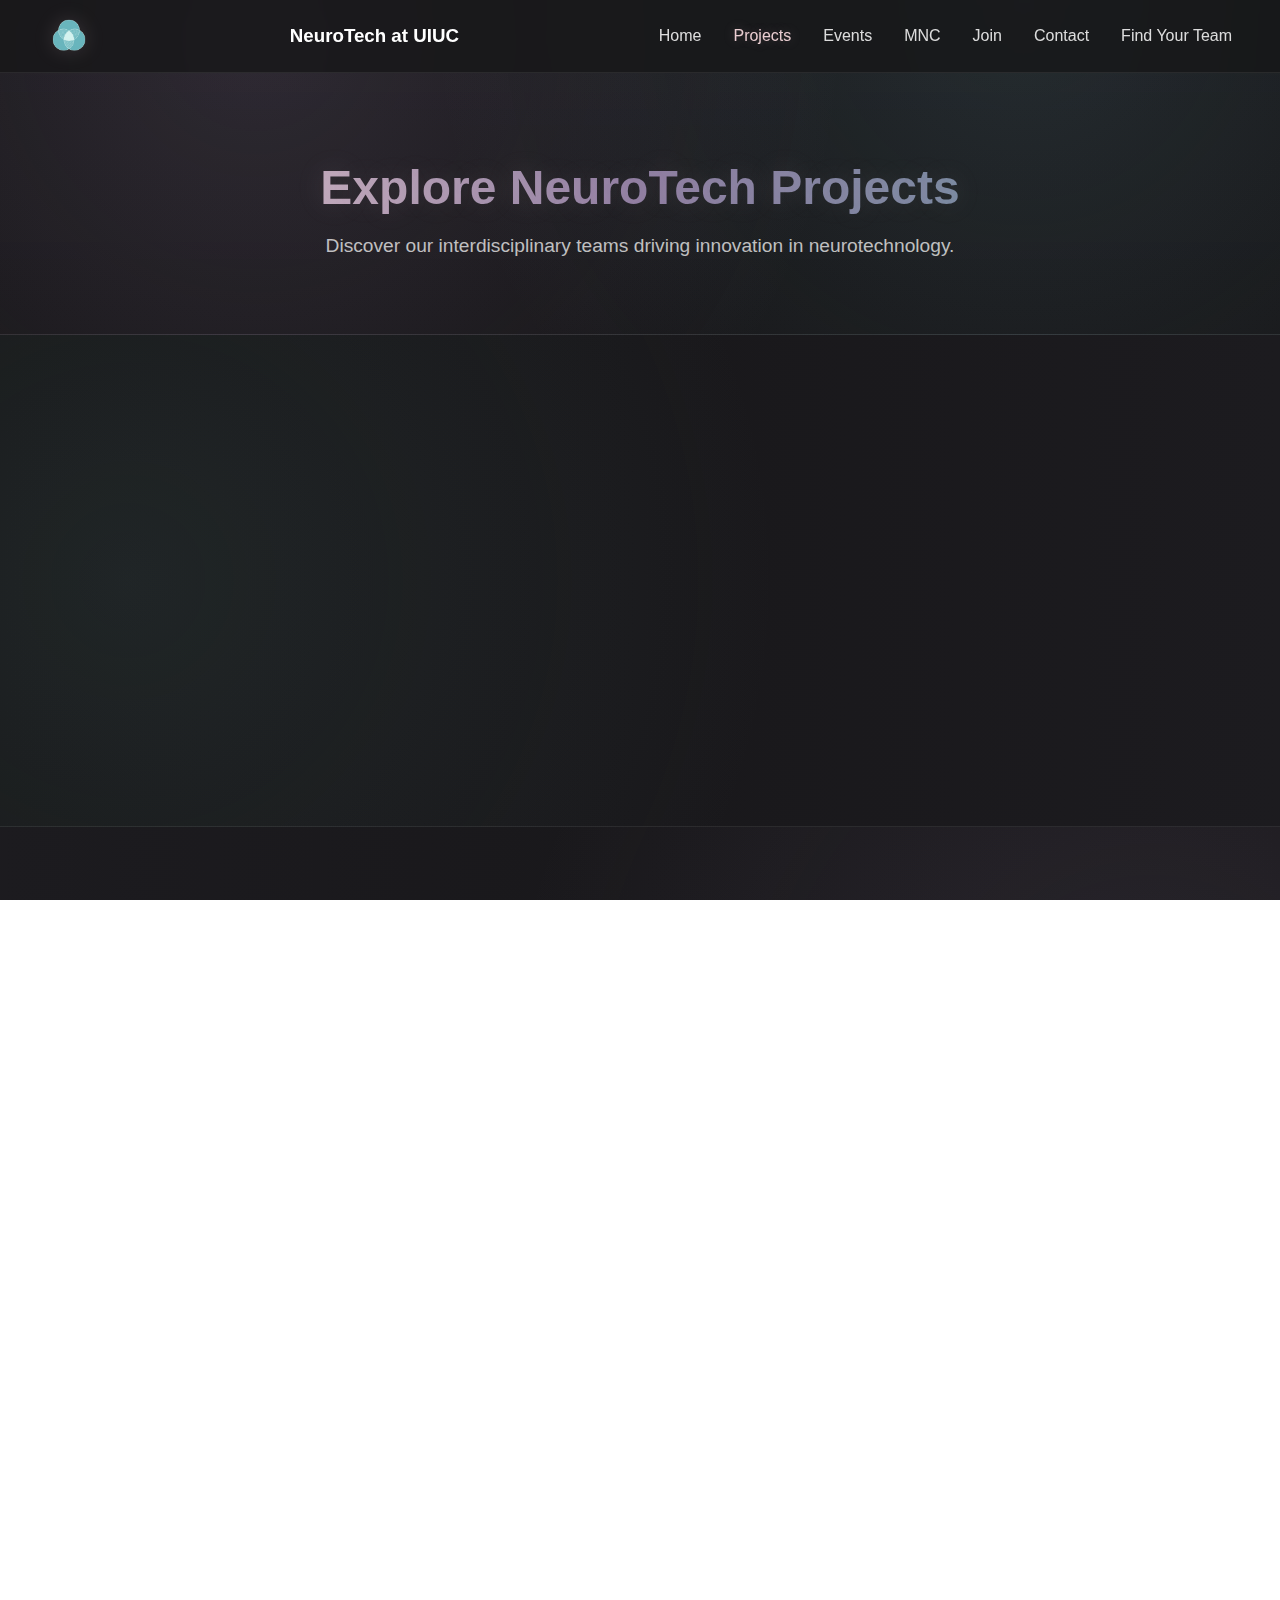
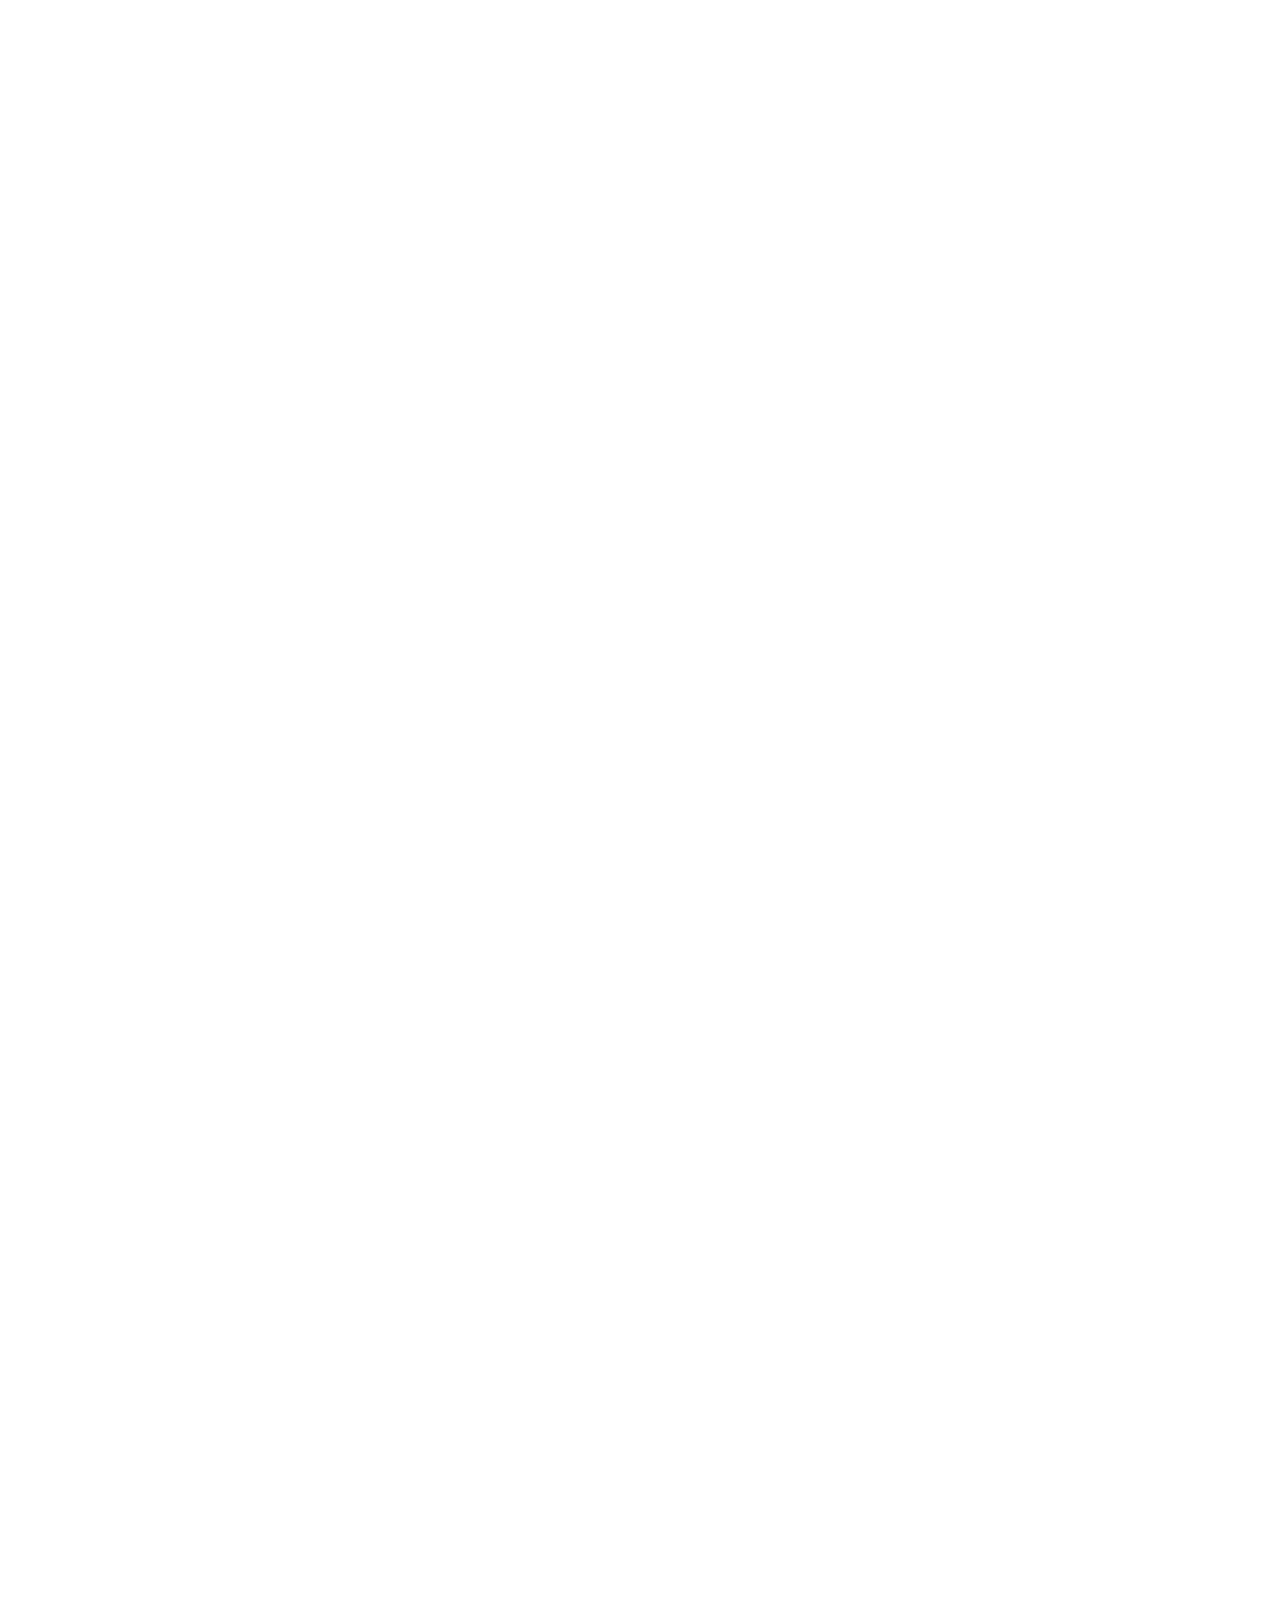
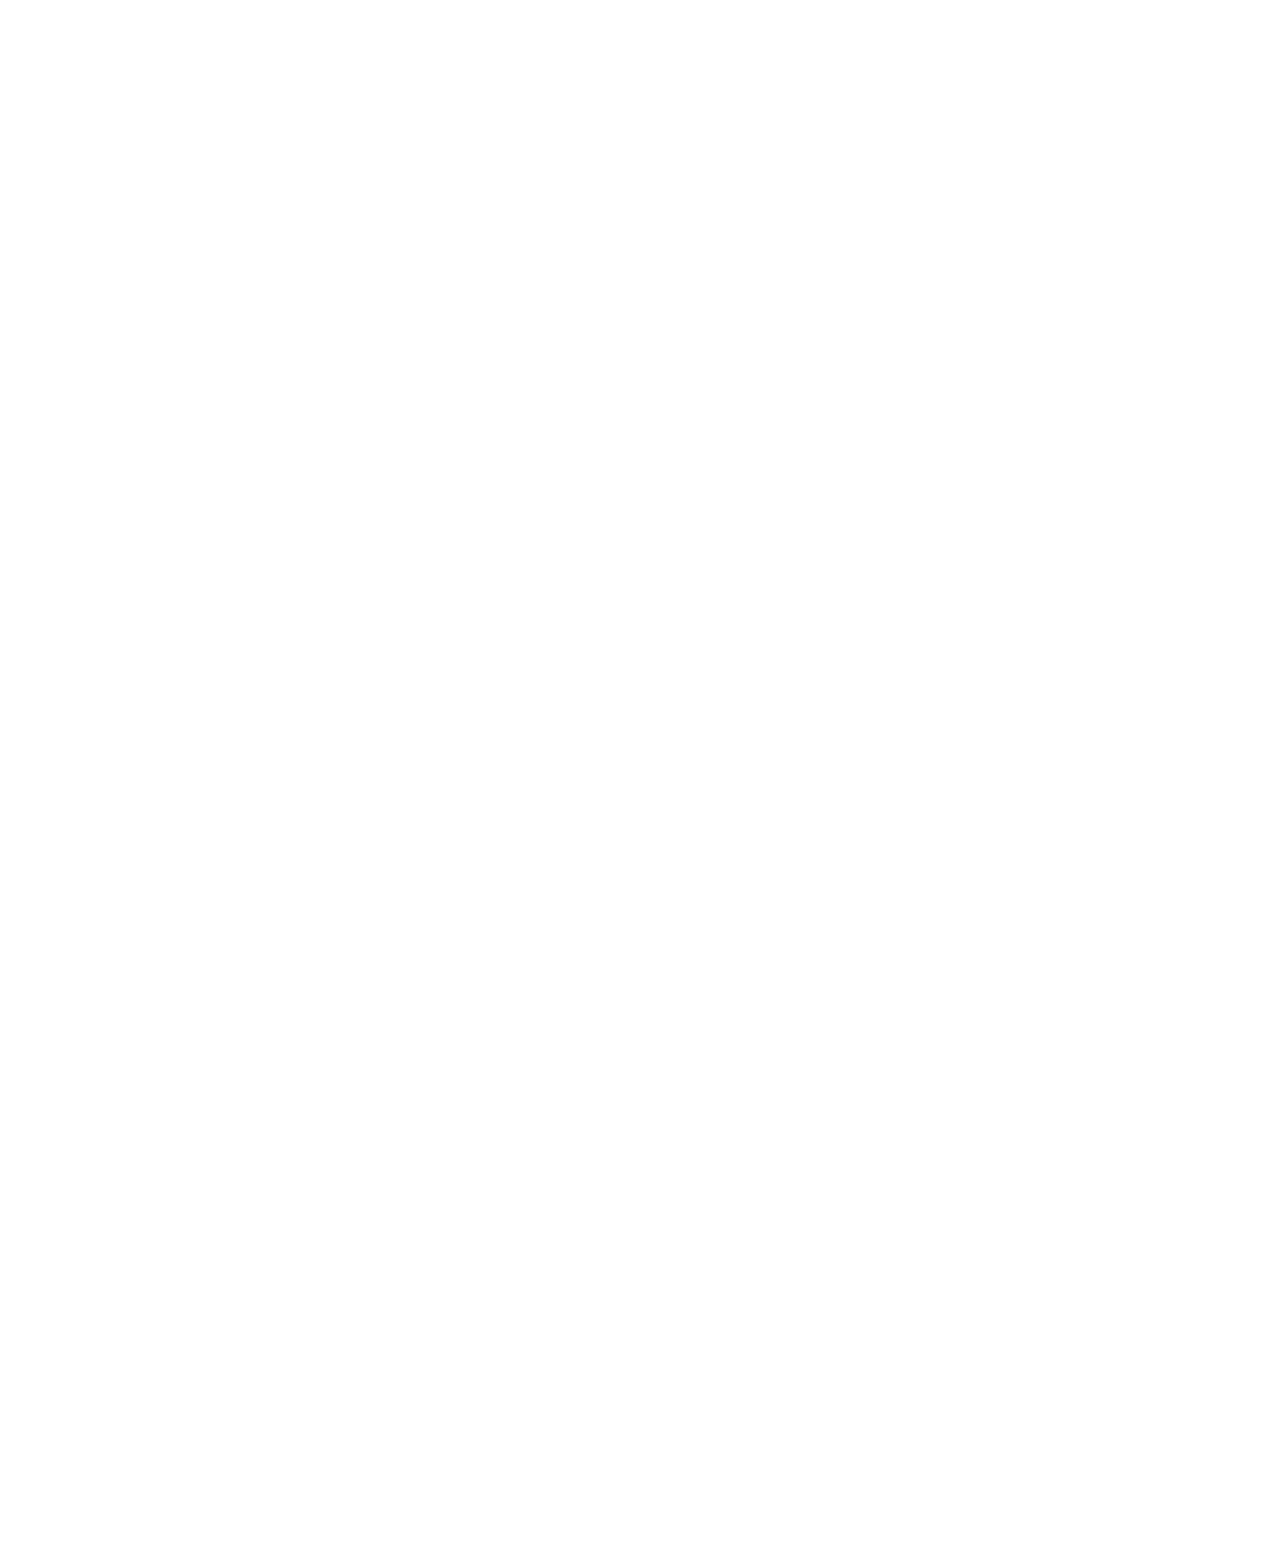
<file: projects.html>
<!DOCTYPE html>
<html lang="en">
<head>
  <meta charset="UTF-8" />
  <meta name="viewport" content="width=device-width, initial-scale=1.0" />
  <title>NeuroTech UIUC | Projects</title>
  <link rel="stylesheet" href="styles.css" />

  <style>
    /* ==== RESET ==== */
    * { margin: 0; padding: 0; box-sizing: border-box; }

    html, body {
      width: 100%;
      height: 100%;
      overflow-x: hidden;
      overflow-y: auto;
      scroll-behavior: smooth;
      font-family: "Poppins", sans-serif;
      background: radial-gradient(circle at top, #1d1c1f, #161517);
      color: #fff;
    }

    /* ==== NAVBAR ==== */
    .navbar {
      position: fixed;
      top: 0;
      left: 0;
      width: 100%;
      padding: 1rem 3rem;
      display: flex;
      justify-content: space-between;
      align-items: center;
      background: rgba(22, 21, 23, 0.75);
      backdrop-filter: blur(10px);
      border-bottom: 1px solid rgba(255,255,255,0.08);
      z-index: 100;
    }

    .logo {
      height: 40px;
      filter: drop-shadow(0 0 10px rgba(233,205,209,.15));
    }

    .nav-links {
      list-style: none;
      display: flex;
      gap: 2rem;
    }

    .nav-links a {
      text-decoration: none;
      color: rgba(255,255,255,.85);
      font-weight: 500;
      transition: color 0.2s ease, text-shadow 0.2s ease;
    }

    .nav-links a:hover {
      color: #E9CDD1;
      text-shadow: 0 0 12px rgba(233,205,209,.25);
    }

    /* ==== HEADER ==== */
    .projects-header {
      text-align: center;
      padding: 10rem 2rem 4.5rem 2rem;
      background:
        radial-gradient(circle at 20% 10%, rgba(143,125,161,.20), transparent 55%),
        radial-gradient(circle at 80% 0%, rgba(103,148,161,.18), transparent 55%),
        linear-gradient(180deg, rgba(22,21,23,0.92), rgba(22,21,23,1));
      border-bottom: 1px solid rgba(255,255,255,0.08);
    }

    .projects-header h1 {
      font-size: 3rem;
      background: linear-gradient(90deg, #E9CDD1, #8F7DA1, #6794A1);
      -webkit-background-clip: text;
      background-clip: text;
      -webkit-text-fill-color: transparent;
      animation: float 3s ease-in-out infinite;
      text-shadow: 0 0 30px rgba(233,205,209,.12);
    }

    .projects-header p {
      font-size: 1.2rem;
      color: rgba(255,255,255,.72);
      font-weight: 400;
      margin-top: 1rem;
      max-width: 900px;
      margin-left: auto;
      margin-right: auto;
      line-height: 1.6;
    }

    /* ==== PROJECT SECTIONS ==== */
    .project-section {
      display: flex;
      align-items: center;
      justify-content: center;
      gap: 4rem;
      padding: 6rem 8%;
      border-bottom: 1px solid rgba(255,255,255,0.08);
      transition: transform 0.35s ease, box-shadow 0.35s ease;
      flex-wrap: nowrap;
      overflow: hidden;
      position: relative;
    }

    /* Alternate section backgrounds with subtle color shifts */
    .project-section:nth-child(even) {
      flex-direction: row-reverse;
      background:
        radial-gradient(circle at 10% 50%, rgba(74,108,105,.18), transparent 55%),
        linear-gradient(90deg, rgba(22,21,23,1), rgba(28,27,31,1));
    }

    .project-section:nth-child(odd) {
      background:
        radial-gradient(circle at 90% 50%, rgba(143,125,161,.16), transparent 55%),
        linear-gradient(90deg, rgba(28,27,31,1), rgba(22,21,23,1));
    }

    .project-section:hover {
      transform: scale(1.005);
      box-shadow: 0 20px 55px rgba(143,125,161,.20);
    }

    /* ==== IMAGE ==== */
    .project-img {
      flex: 1 1 50%;
      aspect-ratio: 16 / 9;
      width: 100%;
      border-radius: 18px;
      background-size: cover;
      background-position: center;
      background-repeat: no-repeat;
      filter: brightness(0.92) saturate(1.05);
      transition: transform 0.6s ease, filter 0.6s ease, box-shadow 0.6s ease;
      cursor: pointer;
      opacity: 0;
      animation: fadeIn 0.9s ease forwards;
      box-shadow: 0 18px 45px rgba(0,0,0,.45);
      border: 1px solid rgba(255,255,255,0.10);
    }

    .project-img:hover {
      filter: brightness(1) saturate(1.08);
      transform: scale(1.03);
      box-shadow: 0 26px 65px rgba(103,148,161,.25);
    }

    /* ==== TEXT ==== */
    .project-content {
      flex: 1 1 45%;
      text-align: left;
      animation: fadeIn 0.9s ease 0.25s forwards;
      opacity: 0;
      transform: translateY(20px);
      max-width: 600px;
    }

    h2.project-title {
      font-size: 2rem;
      color: #E9CDD1;
      margin-bottom: 0.6rem;
      text-shadow: 0 0 18px rgba(233,205,209,.18);
      letter-spacing: 0.2px;
    }

    .credits {
      font-size: 0.9rem;
      color: rgba(255,255,255,.62);
      margin-bottom: 1rem;
    }

    .about {
      font-size: 1rem;
      line-height: 1.7;
      color: rgba(255,255,255,.78);
      margin-bottom: 1rem;
      max-width: 600px;
    }

    .email {
      font-size: 0.95rem;
      color: #6794A1;
      display: block;
      margin-bottom: 0.45rem;
      text-decoration: none;
      font-weight: 600;
      transition: color 0.2s ease, text-shadow 0.2s ease;
    }

    .email:hover {
      color: #E9CDD1;
      text-shadow: 0 0 12px rgba(233,205,209,.25);
      text-decoration: underline;
    }

    /* ==== ANIMATIONS ==== */
    @keyframes fadeIn {
      to { opacity: 1; transform: translateY(0); }
    }

    @keyframes float {
      0%, 100% { transform: translateY(0); }
      50% { transform: translateY(-6px); }
    }

    /* ==== RESPONSIVE ==== */
    @media (max-width: 1100px) {
      .project-section {
        flex-direction: column;
        text-align: center;
        gap: 2rem;
        padding: 4rem 6%;
      }

      .project-section:nth-child(even) {
        flex-direction: column;
      }

      .project-content {
        width: 100%;
        text-align: center;
      }

      .project-img {
        width: 100%;
        aspect-ratio: 16 / 9;
        height: auto;
        margin-bottom: 1.5rem;
      }
    }

    @media (max-width: 768px) {
      .projects-header h1 { font-size: 2.2rem; }
      .projects-header p { font-size: 1.05rem; }
      h2.project-title { font-size: 1.65rem; }
    }
  </style>
</head>

<body>
  <!-- NAVBAR -->
  <nav class="navbar">
    <img src="assets/logo.png" alt="NeuroTech Logo" class="logo" />
    <h3>NeuroTech at UIUC</h3>
    <ul class="nav-links">
      <li><a href="index.html">Home</a></li>
      <li>
        <a href="projects.html" style="color:#E9CDD1; text-shadow:0 0 12px rgba(233,205,209,.25);">
          Projects
        </a>
      </li>
      <li><a href="events.html">Events</a></li>
      <li><a href="mnc.html">MNC</a></li>
      <li><a href="join.html">Join</a></li>
      <li><a href="contact.html">Contact</a></li>
      <li><a href="match.html">Find Your Team</a></li>
    </ul>
  </nav>

  <main>
    <section class="projects-header">
      <h1>Explore NeuroTech Projects</h1>
      <p>Discover our interdisciplinary teams driving innovation in neurotechnology.</p>
    </section>

    <!-- PROJECT TEMPLATE -->
    <section class="project-section">
      <div class="project-img" style="background-image: url('assets/brainstorm_pms.jpg');"></div>
      <div class="project-content">
        <h2 class="project-title">Attune</h2>
        <p class="credits">Project Managers: Rushil Shah, Addison Torgerson</p>
        <p class="about">Developing an affordable VR-EEG system for accessible neurofeedback therapy targeting ADHD and focus improvement through deep learning and interactive design.</p>
        <a class="email" href="mailto:rushils4@illinois.edu">rushils4@illinois.edu</a>
        <a class="email" href="mailto:art12@illinois.edu">art12@illinois.edu</a>
      </div>
    </section>

    <section class="project-section">
      <div class="project-img" style="background-image: url('assets/IMG_0DF3498D90AA-1.jpeg');"></div>
      <div class="project-content">
        <h2 class="project-title">Brainwaves</h2>
        <p class="credits">Project Managers: Ruchi Prakash, Hridik Hingorani </p>
        <p class="about">Using podcasts and social media to make neurotechnology education accessible and engaging for a global audience.</p>
        <a class="email" href="mailto:ruchip2@illinois.edu">ruchip2@illinois.edu</a>
        <a class="email" href="mailto:hridkh2@illinois.edu">ruchip2@illinois.edu</a>
      </div>
    </section>

    <section class="project-section">
      <div class="project-img" style="background-image: url('assets/NewCortexCodec.png');"></div>
      <div class="project-content">
        <h2 class="project-title">CortexCodec</h2>
        <p class="credits">Project Managers: Grace He, Tanisha Mandal</p>
        <p class="about">Classifying emotions from EEG data using data processing and machine learning to improve accessibility of wellness therapy.</p>
        <a class="email" href="mailto:gracehe3@illinois.edu">gracehe3@illinois.edu</a>
        <a class="email" href="mailto:mandal7@illinois.edu">mandal7@illinois.edu</a>
      </div>
    </section>

    <section class="project-section">
      <div class="project-img" style="background-image: url('assets/groupphoto.jpg');"></div>
      <div class="project-content">
        <h2 class="project-title">NTX Magazine</h2>
        <p class="credits">Project Manager: Ananya Tak</p>
        <p class="about">Annual publication highlighting innovations in neurotechnology from academia, industry, and our own student teams.</p>
        <a class="email" href="mailto:ananyat4@illinois.edu">ananyat4@illinois.edu</a>
      </div>
    </section>

    <section class="project-section">
      <div class="project-img" style="background-image: url('assets/neurify.jpg');"></div>
      <div class="project-content">
        <h2 class="project-title">Neurify</h2>
        <p class="credits">Project Managers: Sam Kim, Isabella Machaj</p>
        <p class="about">Customizing song playback queues with real-time EEG emotion and focus classification.</p>
        <a class="email" href="mailto:samuel57@illinois.edu">samuel57@illinois.edu</a>
        <a class="email" href="mailto:imach2@illinois.edu">imach2@illinois.edu</a>
      </div>
    </section>

    <section class="project-section">
      <div class="project-img" style="background-image: url('assets/neurobot.JPG');"></div>
      <div class="project-content">
        <h2 class="project-title">NeuroBot</h2>
        <p class="credits">Project Managers: Moukthika Nellutla, Tanvi Kurundkar, Pari Kulkarni</p>
        <p class="about">Building an EEG-driven chatbot capable of recognizing emotional states and recommending personalized self-regulation actions.</p>
        <a class="email" href="mailto:mn38@illinois.edu">mn38@illinois.edu</a>
        <a class="email" href="mailto:tanvirk3@illinois.edu">tanvirk3@illinois.edu</a>
        <a class="email" href="mailto:pari5@illinois.edu">pari5@illinois.edu</a>
      </div>
    </section>

    <section class="project-section">
      <div class="project-img" style="background-image: url('assets/marketing.JPG');"></div>
      <div class="project-content">
        <h2 class="project-title">Neuromarketing</h2>
        <p class="credits">Project Manager: Alexia Rendon</p>
        <p class="about">Evaluating how advertisements impact attention and emotion using neurophysiological tools and eye-tracking interfaces.</p>
        <a class="email" href="mailto:arend4@illinois.edu">arend4@illinois.edu</a>
      </div>
    </section>

    <section class="project-section">
      <div class="project-img" style="background-image: url('assets/IMG_7666.jpg');"></div>
      <div class="project-content">
        <h2 class="project-title">NeuroWalker</h2>
        <p class="credits">Project Managers: Caroline Liu, Nathan Magsino</p>
        <p class="about">Creating an immersive VR platform for visualizing neural pathways and structures to enhance neuroscience education.</p>
        <a class="email" href="mailto:cal12@illinois.edu">cal12@illinois.edu</a>
        <a class="email" href="mailto:nmags@illinois.edu">nmags@illinois.edu</a>
      </div>
    </section>

    <section class="project-section">
      <div class="project-img" style="background-image: url('assets/codingimage.jpg');"></div>
      <div class="project-content">
        <h2 class="project-title">Research & Apply</h2>
        <p class="credits">Project Manager: Abhinav Bachu</p>
        <p class="about">Developing computational and physical neuroprosthetic prototypes addressing rehabilitation and motion feedback challenges.</p>
        <a class="email" href="mailto:abach8@illinois.edu">abach8@illinois.edu</a>
      </div>
    </section>
  </main>
</body>
</html>
</file>
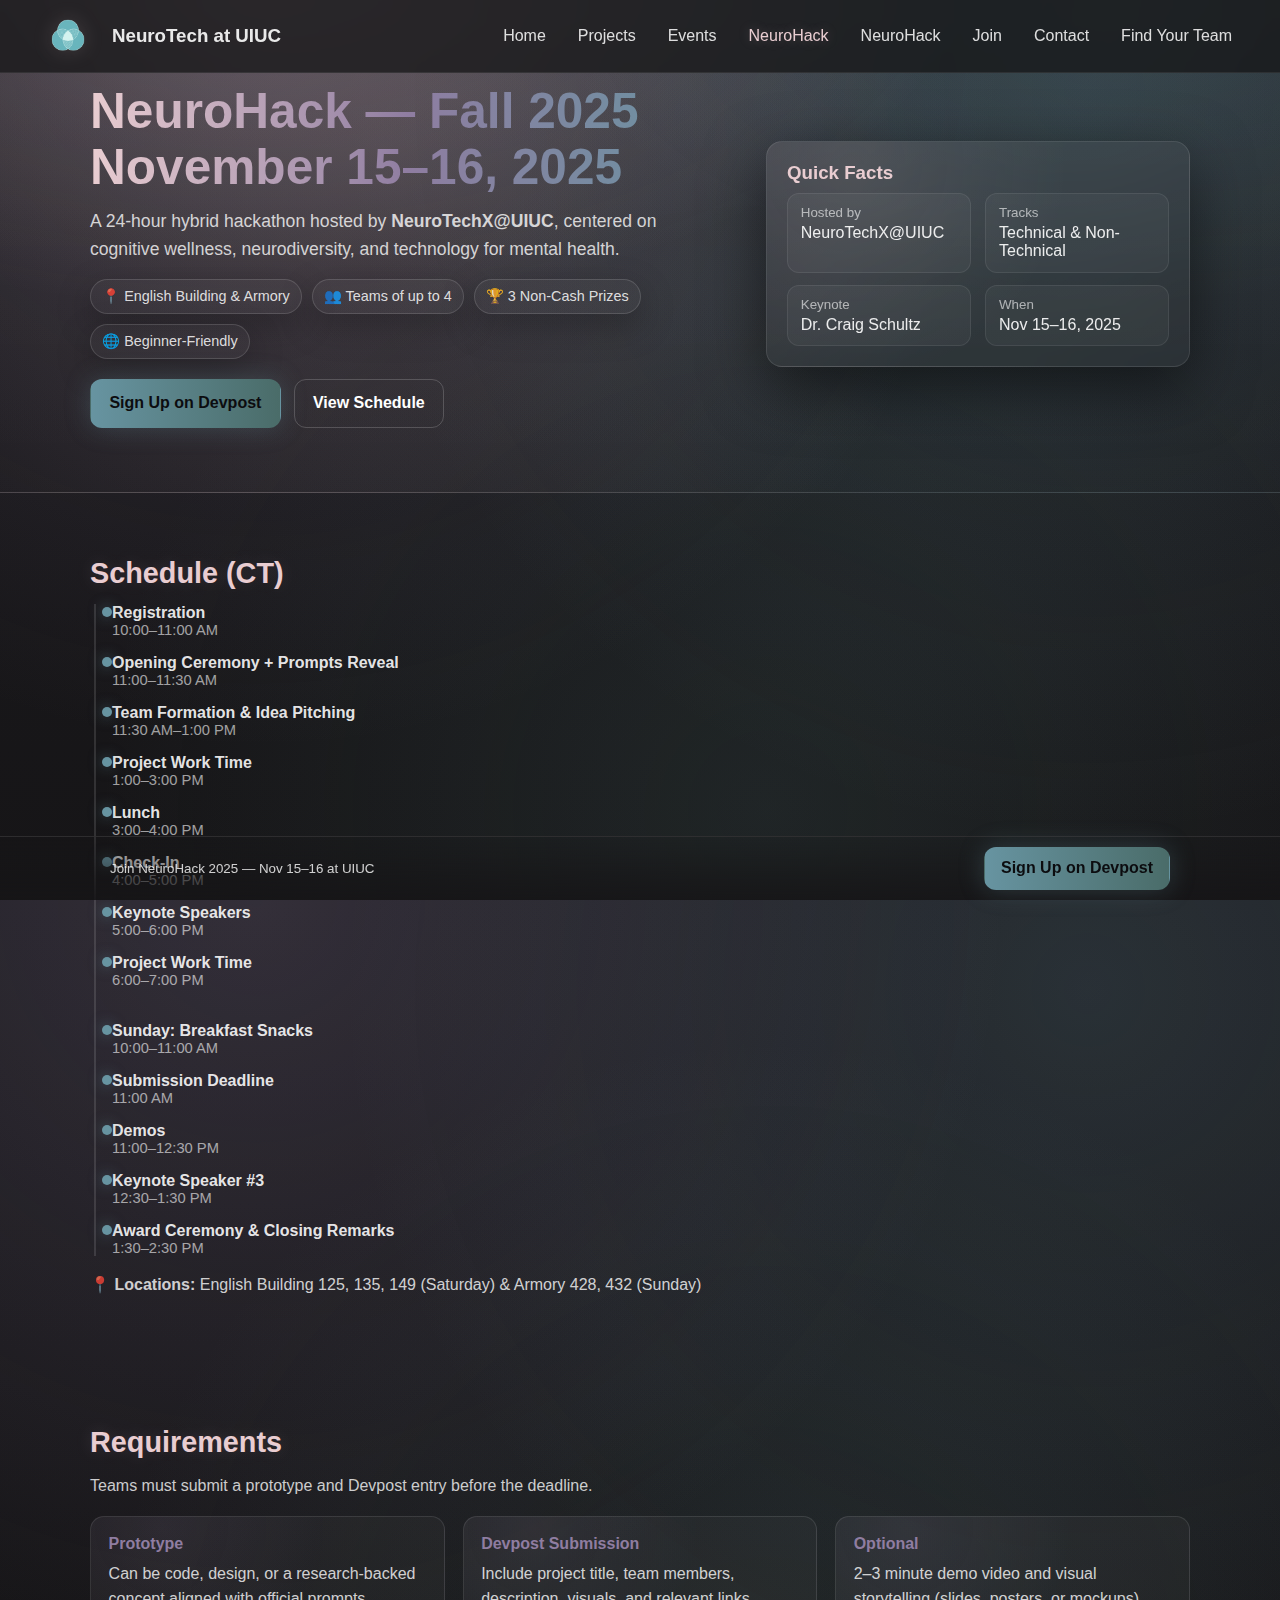
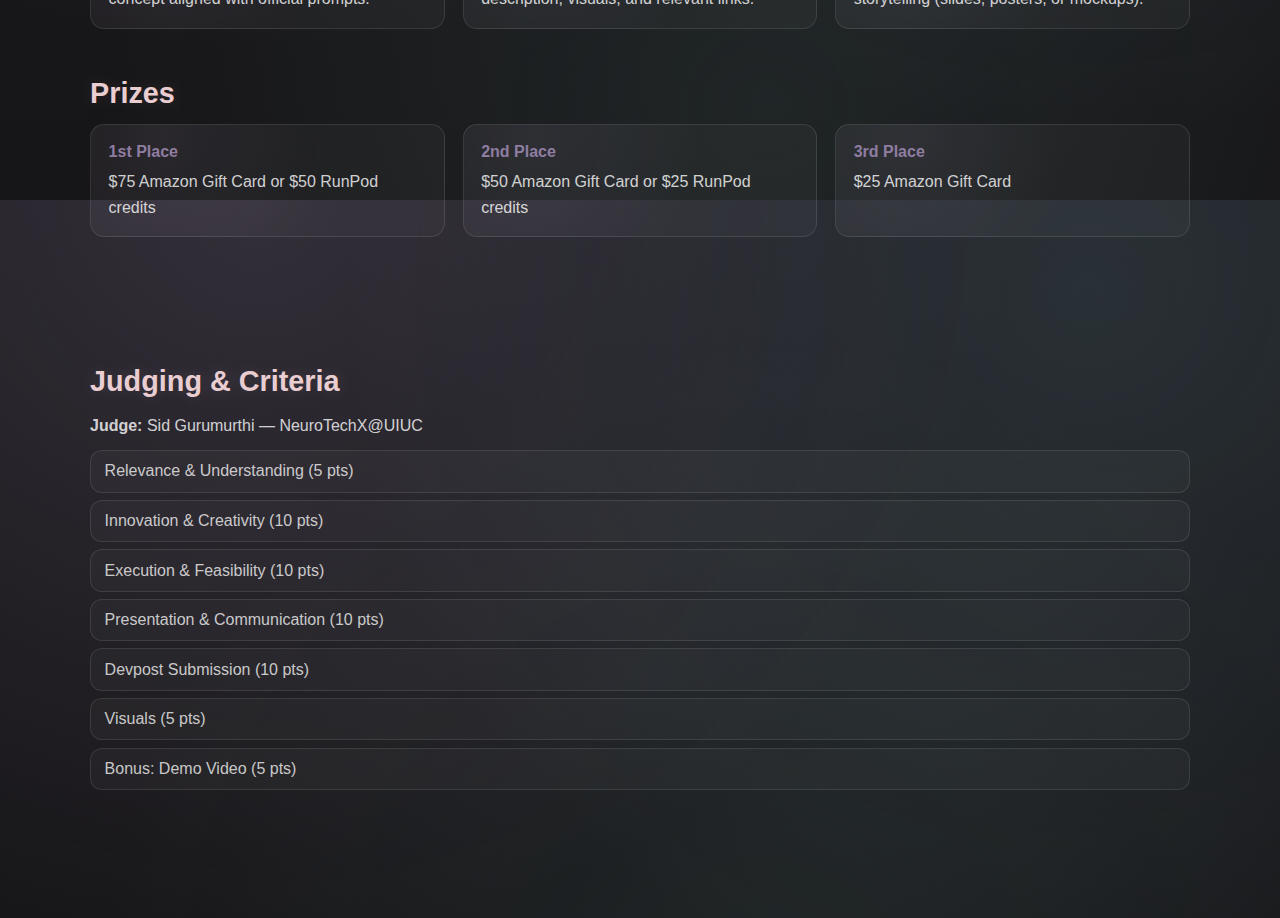
<file: team.html>
<!DOCTYPE html>
<html lang="en">
<head>
  <meta charset="UTF-8" />
  <meta name="viewport" content="width=device-width, initial-scale=1.0"/>
  <title>NeuroTech UIUC | NeuroHack Fall 2025</title>
  <link rel="icon" href="assets/favicon.ico" />
  <style>
    /* ========================
       THEME (new palette)
    ======================== */
    :root{
      --bg: #161517;
      --panel: rgba(255,255,255,0.06);
      --panel-2: rgba(255,255,255,0.04);
      --border: rgba(255,255,255,0.10);

      --text: rgba(255,255,255,0.90);
      --muted: rgba(255,255,255,0.70);

      --accent: #E9CDD1;   /* blush */
      --accent2: #8F7DA1;  /* mauve */
      --accent3: #6794A1;  /* teal */
      --accent4: #4A6C69;  /* deep green-teal */

      --shadow: 0 20px 60px rgba(0,0,0,0.50);
      --glow: 0 0 30px rgba(233,205,209,0.18);
    }
    /* ===== Normalize common text spacing ===== */
p { margin: 0; }
ul { margin: 0; padding: 0; }

/* ===== Make the Judging list look intentional (not browser-default) ===== */
.section ul.muted{
  list-style: none;                 /* removes bullets */
  margin-top: .75rem;
  padding-left: 0;
  display: grid;
  gap: .45rem;
}

.section ul.muted li{
  padding: .7rem .85rem;
  border: 1px solid rgba(255,255,255,0.10);
  background: rgba(255,255,255,0.03);
  border-radius: 12px;
  color: rgba(255,255,255,0.76);
}

/* (optional) if you want the judge line + list centered consistently */
.section p { line-height: 1.6; color: rgba(255,255,255,0.80); }

    /* ===== Reset & Base ===== */
    *,*::before,*::after{box-sizing:border-box}
    html,body{margin:0;height:100%}
    body{
      font-family:"Poppins",sans-serif;
      background:
        radial-gradient(circle at 20% 0%, rgba(143,125,161,0.20), transparent 55%),
        radial-gradient(circle at 85% 10%, rgba(103,148,161,0.18), transparent 55%),
        radial-gradient(circle at 60% 90%, rgba(74,108,105,0.18), transparent 60%),
        linear-gradient(180deg, #1c1b1f, var(--bg));
      color:var(--text);
      -webkit-font-smoothing:antialiased;
      -moz-osx-font-smoothing:grayscale;
    }
    a{color:inherit; text-decoration:none}

    /* ===== Navbar (updated palette) ===== */
    .navbar{
      position:fixed; top:0; left:0; width:100%;
      padding:1rem 3rem; display:flex; align-items:center; justify-content:space-between;
      background: rgba(22,21,23,0.75);
      backdrop-filter: blur(10px);
      border-bottom: 1px solid rgba(255,255,255,0.08);
      z-index:50;
    }
    .logo{
      height:40px;
      filter: drop-shadow(0 0 10px rgba(233,205,209,.15));
    }
    .navbar h3{margin:0 0 0 .75rem; font-weight:600}
    .nav-row{display:flex; align-items:center; gap:.75rem}
    .nav-links{list-style:none; display:flex; gap:2rem}
    .nav-links a{
      font-weight:500;
      color: rgba(255,255,255,0.85);
      transition: color .2s ease, text-shadow .2s ease;
    }
    .nav-links a:hover,
    .nav-links a.active{
      color: var(--accent);
      text-shadow: 0 0 12px rgba(233,205,209,.25);
    }

    /* ===== Page Layout ===== */
    main{margin-top:6rem}
    .section{padding:4rem 1.25rem}
    .container{max-width:1100px; margin:0 auto}

    /* ===== Hero ===== */
    .hero{
      position:relative; overflow:hidden; padding:5rem 1.25rem 4rem;
      background:
        radial-gradient(1200px 600px at 20% -10%, rgba(233,205,209,.22), transparent 60%),
        radial-gradient(1000px 500px at 90% 0%, rgba(103,148,161,.16), transparent 60%),
        linear-gradient(180deg, rgba(255,255,255,0.02), rgba(255,255,255,0.00));
      border-bottom:1px solid rgba(255,255,255,.08);
    }
    .hero::after{
      content:"";
      position:absolute;
      inset:0;
      background:
        radial-gradient(circle at 30% 30%, rgba(233,205,209,0.12), transparent 60%),
        radial-gradient(circle at 75% 20%, rgba(103,148,161,0.10), transparent 55%);
      pointer-events:none;
    }

    .hero-inner{
      position: relative;
      z-index: 1;
      max-width:1100px; margin:0 auto;
      display:grid; grid-template-columns:1.2fr .8fr;
      gap:2.5rem; align-items:center
    }
    @media (max-width: 960px){ .hero-inner{grid-template-columns:1fr} }

    .hero h1{
      font-size:clamp(2rem,4.5vw,3.1rem);
      line-height:1.12; margin:.25rem 0 .75rem;
      background: linear-gradient(90deg, var(--accent), var(--accent2), var(--accent3));
      -webkit-background-clip:text;
      background-clip:text;
      -webkit-text-fill-color:transparent;
      text-shadow:none;
    }
    .hero p.lead{color: rgba(255,255,255,0.78); font-size:clamp(1rem,2vw,1.1rem); line-height:1.6}

    .hero-badges{display:flex; flex-wrap:wrap; gap:.6rem; margin:1rem 0 1.25rem}
    .badge{
      display:inline-flex; align-items:center; gap:.5rem;
      padding:.5rem .7rem;
      border:1px solid rgba(255,255,255,.14);
      border-radius:999px;
      font-size:.9rem;
      color: rgba(255,255,255,0.84);
      background: rgba(255,255,255,.03);
      box-shadow: 0 12px 35px rgba(0,0,0,0.25);
    }

    .cta-row{display:flex; flex-wrap:wrap; gap:.8rem}
    .btn{
      display:inline-flex; align-items:center; justify-content:center; gap:.5rem;
      padding:.9rem 1.15rem; border-radius:12px; font-weight:600;
      border:1px solid transparent;
      transition:transform .12s ease, box-shadow .2s ease, background .2s ease, border-color .2s ease
    }

    /* Primary now uses teal family */
    .btn-primary{
      background: linear-gradient(90deg, var(--accent3), var(--accent4));
      color:#0c0c0f;
      box-shadow: 0 0 26px rgba(103,148,161,.28);
    }
    .btn-primary:hover{
      transform:translateY(-1px);
      box-shadow: 0 10px 30px rgba(103,148,161,.36);
    }

    .btn-ghost{
      background:transparent;
      color:#fff;
      border-color:rgba(255,255,255,.18);
    }
    .btn-ghost:hover{
      background:rgba(255,255,255,.06);
      border-color: rgba(233,205,209,.22);
    }

    .hero-card{
      border:1px solid rgba(255,255,255,.10);
      background:
        radial-gradient(circle at 20% 10%, rgba(233,205,209,0.10), transparent 55%),
        linear-gradient(180deg,rgba(255,255,255,.04),rgba(255,255,255,.02));
      border-radius:16px; padding:1.25rem;
      backdrop-filter:blur(10px);
      box-shadow: var(--shadow);
    }
    .hero-card h3{margin:0 0 .6rem; color: var(--accent)}
    .kv-list{display:grid; grid-template-columns:1fr 1fr; gap:.75rem .9rem}
    .kv{
      background:rgba(255,255,255,.04);
      border:1px solid rgba(255,255,255,.08);
      border-radius:12px;
      padding:.7rem .8rem;
    }
    .kv small{color: rgba(255,255,255,0.60); display:block; margin-bottom:.25rem}

    /* ===== Why / Tracks / Prizes ===== */
    .grid-3{display:grid; grid-template-columns:repeat(3,1fr); gap:1.1rem}
    @media (max-width: 900px){ .grid-3{grid-template-columns:1fr} }
    .card{
      border:1px solid rgba(255,255,255,.10);
      background:
        radial-gradient(circle at 20% 10%, rgba(143,125,161,0.10), transparent 55%),
        rgba(255,255,255,.03);
      border-radius:14px;
      padding:1rem 1.1rem;
      transition:transform .12s ease, box-shadow .2s ease, border-color .2s ease
    }
    .card:hover{
      transform:translateY(-2px);
      box-shadow: 0 18px 55px rgba(143,125,161,.18);
      border-color: rgba(103,148,161,.22);
    }
    .card h4{margin:.1rem 0 .5rem; color: var(--accent2)}
    .muted{color: rgba(255,255,255,0.76)}

    /* ===== Timeline ===== */
    .timeline{border-left:2px solid rgba(255,255,255,.12); padding-left:1rem; margin-left:.25rem}
    .tl-item{position:relative; margin:0 0 1rem}
    .tl-item::before{
      content:""; position:absolute; left:-10px; top:.2rem; width:10px; height:10px; border-radius:50%;
      background: var(--accent3);
      box-shadow: 0 0 14px rgba(103,148,161,.55);
    }
    .tl-title{font-weight:600}
    .tl-when{color: rgba(255,255,255,0.60); font-size:.92rem}

    /* ===== FAQ ===== */
    details{
      border:1px solid rgba(255,255,255,.12);
      background:rgba(255,255,255,.03);
      border-radius:12px;
      padding:.85rem 1rem
    }
    details+details{margin-top:.75rem}
    summary{
      cursor:pointer;
      font-weight:600;
      color: var(--accent);
    }
    details p{margin:.6rem 0 0; color: rgba(255,255,255,0.80); line-height:1.6}

    /* ===== Sticky CTA Bar ===== */
    .sticky-cta{
      position:sticky; bottom:0; z-index:40; padding: .65rem 0;
      background: linear-gradient(180deg, rgba(22,21,23,.10), rgba(22,21,23,.85));
      border-top:1px solid rgba(255,255,255,.10)
    }
    .sticky-cta .bar{
      max-width:1100px; margin:0 auto;
      display:flex; justify-content:space-between; align-items:center; gap:.75rem;
      padding:0 1.25rem
    }
    .bar small{color: rgba(255,255,255,0.80)}
    .bar .btn{padding:.7rem 1rem}

    /* ===== Section Headings ===== */
    .section h2{
      font-size:clamp(1.3rem,3vw,1.8rem);
      margin:0 0 .9rem;
      color: var(--accent);
      text-shadow: 0 0 18px rgba(233,205,209,0.14);
    }
    .section p.lead{color: rgba(255,255,255,0.78); margin:.2rem 0 1.1rem}
  </style>
</head>
<body>
  <!-- Navbar -->
  <nav class="navbar">
    <div class="nav-row">
      <img src="assets/logo.png" alt="NeuroTech Logo" class="logo"/>
      <h3>NeuroTech at UIUC</h3>
    </div>
    <ul class="nav-links">
      <li><a href="index.html">Home</a></li>
      <li><a href="projects.html">Projects</a></li>
      <li><a href="events.html">Events</a></li>
      <li><a href="team.html" class="active">NeuroHack</a></li>
      <li><a href="mnc.html">NeuroHack</a></li>
      <li><a href="join.html">Join</a></li>
      <li><a href="contact.html">Contact</a></li>
      <li><a href="match.html">Find Your Team</a></li>
    </ul>
  </nav>

  <!-- Hero Section -->
  <header class="hero">
    <div class="hero-inner">
      <div>
        <h1>NeuroHack — Fall 2025<br/>November 15–16, 2025</h1>
        <p class="lead">A 24-hour hybrid hackathon hosted by <strong>NeuroTechX@UIUC</strong>, centered on cognitive wellness, neurodiversity, and technology for mental health.</p>
        <div class="hero-badges">
          <span class="badge">📍 English Building & Armory</span>
          <span class="badge">👥 Teams of up to 4</span>
          <span class="badge">🏆 3 Non-Cash Prizes</span>
          <span class="badge">🌐 Beginner-Friendly</span>
        </div>
        <div class="cta-row">
          <a class="btn btn-primary" target="_blank" href="https://neurohack-fall-2025.devpost.com/">Sign Up on Devpost</a>
          <a class="btn btn-ghost" href="#schedule">View Schedule</a>
        </div>
      </div>
      <aside class="hero-card">
        <h3>Quick Facts</h3>
        <div class="kv-list">
          <div class="kv"><small>Hosted by</small>NeuroTechX@UIUC</div>
          <div class="kv"><small>Tracks</small>Technical & Non-Technical</div>
          <div class="kv"><small>Keynote</small>Dr. Craig Schultz</div>
          <div class="kv"><small>When</small>Nov 15–16, 2025</div>
        </div>
      </aside>
    </div>
  </header>

  <!-- Schedule -->
  <section id="schedule" class="section">
    <div class="container">
      <h2>Schedule (CT)</h2>
      <div class="timeline">
        <div class="tl-item"><div class="tl-title">Registration</div><div class="tl-when">10:00–11:00 AM</div></div>
        <div class="tl-item"><div class="tl-title">Opening Ceremony + Prompts Reveal</div><div class="tl-when">11:00–11:30 AM</div></div>
        <div class="tl-item"><div class="tl-title">Team Formation & Idea Pitching</div><div class="tl-when">11:30 AM–1:00 PM</div></div>
        <div class="tl-item"><div class="tl-title">Project Work Time</div><div class="tl-when">1:00–3:00 PM</div></div>
        <div class="tl-item"><div class="tl-title">Lunch</div><div class="tl-when">3:00–4:00 PM</div></div>
        <div class="tl-item"><div class="tl-title">Check-In</div><div class="tl-when">4:00–5:00 PM</div></div>
        <div class="tl-item"><div class="tl-title">Keynote Speakers</div><div class="tl-when">5:00–6:00 PM</div></div>
        <div class="tl-item"><div class="tl-title">Project Work Time</div><div class="tl-when">6:00–7:00 PM</div></div>
        <br/>
        <div class="tl-item"><div class="tl-title">Sunday: Breakfast Snacks</div><div class="tl-when">10:00–11:00 AM</div></div>
        <div class="tl-item"><div class="tl-title">Submission Deadline</div><div class="tl-when">11:00 AM</div></div>
        <div class="tl-item"><div class="tl-title">Demos</div><div class="tl-when">11:00–12:30 PM</div></div>
        <div class="tl-item"><div class="tl-title">Keynote Speaker #3</div><div class="tl-when">12:30–1:30 PM</div></div>
        <div class="tl-item"><div class="tl-title">Award Ceremony & Closing Remarks</div><div class="tl-when">1:30–2:30 PM</div></div>
      </div>
      <p class="muted" style="margin-top:1rem;">
        📍 <strong>Locations:</strong> English Building 125, 135, 149 (Saturday) & Armory 428, 432 (Sunday)
      </p>
    </div>
  </section>

  <!-- Requirements & Prizes -->
  <section class="section">
    <div class="container">
      <h2>Requirements</h2>
      <p class="lead">Teams must submit a prototype and Devpost entry before the deadline.</p>
      <div class="grid-3">
        <div class="card">
          <h4>Prototype</h4>
          <p class="muted">Can be code, design, or a research-backed concept aligned with official prompts.</p>
        </div>
        <div class="card">
          <h4>Devpost Submission</h4>
          <p class="muted">Include project title, team members, description, visuals, and relevant links.</p>
        </div>
        <div class="card">
          <h4>Optional</h4>
          <p class="muted">2–3 minute demo video and visual storytelling (slides, posters, or mockups).</p>
        </div>
      </div>

      <h2 style="margin-top:3rem;">Prizes</h2>
      <div class="grid-3">
        <div class="card"><h4>1st Place</h4><p class="muted">$75 Amazon Gift Card or $50 RunPod credits</p></div>
        <div class="card"><h4>2nd Place</h4><p class="muted">$50 Amazon Gift Card or $25 RunPod credits</p></div>
        <div class="card"><h4>3rd Place</h4><p class="muted">$25 Amazon Gift Card</p></div>
      </div>
    </div>
  </section>

  <!-- Judges -->
  <section class="section">
    <div class="container">
      <h2>Judging & Criteria</h2>
      <p><strong>Judge:</strong> Sid Gurumurthi — NeuroTechX@UIUC</p>
      <ul class="muted">
        <li>Relevance & Understanding (5 pts)</li>
        <li>Innovation & Creativity (10 pts)</li>
        <li>Execution & Feasibility (10 pts)</li>
        <li>Presentation & Communication (10 pts)</li>
        <li>Devpost Submission (10 pts)</li>
        <li>Visuals (5 pts)</li>
        <li>Bonus: Demo Video (5 pts)</li>
      </ul>
    </div>
  </section>

  <!-- Sticky CTA -->
  <div class="sticky-cta">
    <div class="bar">
      <small>Join NeuroHack 2025 — Nov 15–16 at UIUC</small>
      <a class="btn btn-primary" target="_blank" href="https://neurohack-fall-2025.devpost.com/">Sign Up on Devpost</a>
    </div>
  </div>
</body>
</html>
</file>
<file: styles.css>
*{margin:0;padding:0;box-sizing:border-box;}
body{font-family:Poppins,sans-serif;background:black;color:white;overflow-x:hidden}

/* NAV */
.navbar{
  position:fixed;top:0;width:100%;
  padding:1rem 3rem;
  display:flex;justify-content:space-between;align-items:center;
  background:rgba(0,0,0,.85);z-index:1000;
}
.nav-left{display:flex;align-items:center;gap:1rem}
.logo{width:42px;height:42px;object-fit:contain}
.nav-title{font-weight:600}
.nav-links{list-style:none;display:flex;gap:2rem}
.nav-links a{text-decoration:none;color:white}
.nav-links a:hover{color:#ff552e}

/* HERO */
.hero-about{
  min-height:100vh;
  padding-top:12rem;
  padding-bottom:6rem;
  text-align:center;
}
.hero-about h1{color:#ff784e;font-size:3rem;margin-bottom:1.4rem}
.hero-about p{max-width:800px;margin:0 auto;font-size:1.15rem;color:#ddd}
.hero-buttons{
  margin-top:3rem;
  display:flex;gap:2rem;justify-content:center;
}

/* BUTTONS */
.btn-primary{
  background:#ff552e;color:black;font-weight:600;
  padding:.95rem 2.4rem;border-radius:40px;text-decoration:none;
}
.btn-outline{
  border:2px solid #ff552e;color:white;
  padding:.95rem 2.4rem;border-radius:40px;text-decoration:none;
}

/* WHO WE ARE */
.who-we-are{
  padding:8rem 10%;
  display:grid;grid-template-columns:1fr 1fr;
  gap:4rem;align-items:center;
}

/* MINI BRAIN */
#brain-section{
  height:480px;position:relative;border-radius:20px;overflow:hidden;
}
#brain-section iframe{width:100%;height:100%;border:none}
.brain-overlay{
  position:absolute;inset:0;display:flex;flex-direction:column;
  align-items:center;justify-content:center;
  background:rgba(0,0,0,.75);
  color:#ff552e;z-index:10;text-align:center;
  transition:opacity .4s ease;
}
.brain-overlay.hidden{opacity:0;pointer-events:none}
.click-to-start{color:#ccc;margin-top:.5rem}

/* TEXT */
.who-text h2{font-size:2.2rem;margin-bottom:1rem;color:white}
.who-text p{font-size:1.15rem;line-height:1.7;color:#ccc}

/* MNC */
.mnc-highlight{
  padding:8rem 10%;
  text-align:center;background:#111;
}
.mnc-highlight h2{font-size:2.2rem;margin-bottom:.8rem}
.mnc-highlight p{color:#ccc;margin-bottom:2.5rem}

/* NAV PORTAL */
.nav-portal{
  padding:8rem 10%;text-align:center;background:#000;
}
.portal-grid{
  margin-top:2.5rem;
  display:grid;grid-template-columns:repeat(auto-fit,minmax(220px,1fr));
  gap:2rem;
}
.portal-grid a{
  background:rgba(255,255,255,.06);
  padding:2rem;border-radius:16px;text-decoration:none;color:white;
}

/* CTA */
.final-cta{
  padding:8rem 10%;text-align:center;background:#000;
}
.final-cta h2{font-size:2.2rem;margin-bottom:2rem}

/* MOBILE */
@media(max-width:900px){
  .who-we-are{grid-template-columns:1fr;padding-top:4rem}
  .hero-about h1{font-size:2.2rem}
  .hero-about p{font-size:1rem}
}
</file>
